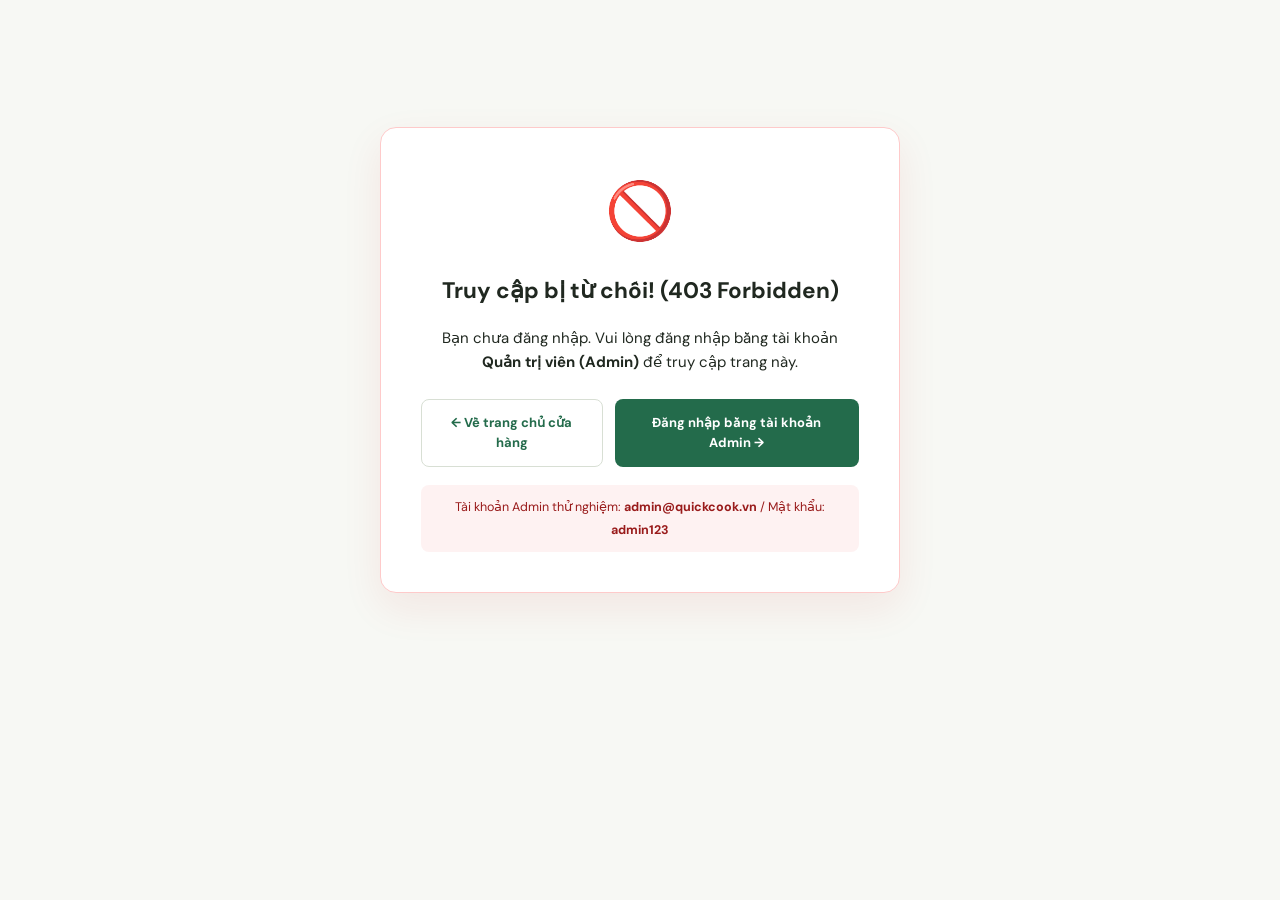
<file: QuickCook_Source/QuickCook/admin.html>
<!doctype html>
<html lang="vi">
<head>
  <meta charset="utf-8">
  <meta name="viewport" content="width=device-width, initial-scale=1">
  <title>Admin Dashboard Quản Trị | QuickCook</title>
  <link rel="stylesheet" href="css/styles.css">
</head>
<body class="admin-body">
  <!-- MÀN HÌNH CHẶN TRUY CẬP PHÂN QUYỀN (ACCESS DENIED) -->
  <div id="adminAccessDenied" class="access-denied-wrap hidden">
    <div class="access-denied-card">
      <div class="denied-icon">🚫</div>
      <h2>Truy cập bị từ chối! (403 Forbidden)</h2>
      <p id="deniedMessage">Trang Quản trị này yêu cầu quyền <b>Quản trị viên (Admin)</b>. Tài khoản hiện tại của bạn không có quyền truy cập khu vực này.</p>
      <div class="denied-actions">
        <a href="index.html" class="btn btn-outline">← Về trang chủ cửa hàng</a>
        <button type="button" class="btn btn-primary" id="btnSwitchToAdmin">Đăng nhập bằng tài khoản Admin →</button>
      </div>
      <div class="denied-hint">
        <small>Tài khoản Admin thử nghiệm: <b>admin@quickcook.vn</b> / Mật khẩu: <b>admin123</b></small>
      </div>
    </div>
  </div>

  <!-- GIAO DIỆN QUẢN TRỊ ADMIN CHÍNH -->
  <div id="adminApp" class="hidden">
    <header class="admin-top">
      <div class="admin-brand-area">
        <a class="brand" href="index.html">
          <span class="brand-mark">Q</span>
          <span>quick<span class="brand-green">cook</span><small>BẢNG ĐIỀU KHIỂN QUẢN TRỊ</small></span>
        </a>
        <span class="admin-live-badge">● Hệ thống trực tuyến</span>
      </div>

      <div class="admin-top-right">
        <div class="admin-user-pill">
          <span class="admin-avatar">👑</span>
          <div>
            <b id="adminUserName">Admin QuickCook</b>
            <small id="adminUserEmail">admin@quickcook.vn</small>
          </div>
        </div>
        <a href="index.html" class="btn btn-outline btn-small" target="_blank">👁️ Xem website</a>
        <button type="button" class="btn btn-dark btn-small" onclick="logout()">Đăng xuất</button>
      </div>
    </header>

    <main class="wrap page-main">
      <div class="page-title-row">
        <div>
          <span class="eyebrow">TỔNG QUAN VẬN HÀNH & KINH DOANH</span>
          <h1>Trung tâm Điều hành Bếp QuickCook</h1>
          <p>Giám sát đơn hàng, kiểm soát tồn kho nguyên liệu sạch và quản lý minh bạch chuỗi cung ứng.</p>
        </div>
        <div class="admin-header-actions">
          <button id="resetData" class="btn btn-outline">↺ Khôi phục dữ liệu mẫu (16 món)</button>
        </div>
      </div>

      <!-- KPI STATS CARDS -->
      <div class="admin-stats-grid" id="adminStatsGrid">
        <!-- Render từ admin.js -->
      </div>

      <!-- ANALYTICS CHARTS (BIỂU ĐỒ DOANH THU & DANH MỤC) -->
      <div class="analytics-row">
        <div class="chart-card">
          <div class="card-header">
            <h3>📊 Doanh thu 7 ngày gần nhất</h3>
            <span class="trend-badge text-success">▲ +18.4% so với tuần trước</span>
          </div>
          <div class="bar-chart-container" id="revenueBarChart"></div>
        </div>

        <div class="chart-card">
          <div class="card-header">
            <h3>🍱 Tỷ trọng danh mục bán chạy</h3>
            <small>Dựa trên số lượng đơn hàng</small>
          </div>
          <div class="category-distribution" id="categoryDistribution"></div>
        </div>
      </div>

      <!-- TABS QUẢN TRỊ -->
      <div class="admin-nav-tabs">
        <button class="active" data-panel="ordersPanel">
          <span class="icon">📦</span> Quản lý Đơn hàng (<span id="tabOrderCount">0</span>)
        </button>
        <button data-panel="productsPanel">
          <span class="icon">🍲</span> Quản lý Món ăn & Tồn kho (<span id="tabProductCount">0</span>)
        </button>
        <button data-panel="ingredientsPanel">
          <span class="icon">🔍</span> Nguồn gốc & Giấy chứng nhận
        </button>
        <button data-panel="usersPanel">
          <span class="icon">👥</span> Tài khoản & Phân quyền
        </button>
      </div>

      <!-- TAB 1: QUẢN LÝ ĐƠN HÀNG -->
      <section id="ordersPanel" class="admin-panel">
        <div class="panel-header-row">
          <div>
            <h2>Danh sách Đơn hàng</h2>
            <p class="muted">Theo dõi và cập nhật trạng thái đơn hàng thời gian thực.</p>
          </div>
          <div class="filter-status-buttons" id="orderFilterButtons">
            <button class="pill-filter active" data-filter="all">Tất cả</button>
            <button class="pill-filter" data-filter="Mới đặt">Mới đặt</button>
            <button class="pill-filter" data-filter="Đang sơ chế">Đang sơ chế</button>
            <button class="pill-filter" data-filter="Đang giao hàng">Đang giao</button>
            <button class="pill-filter" data-filter="Hoàn tất">Hoàn tất</button>
          </div>
        </div>

        <div class="table-wrap">
          <table>
            <thead>
              <tr>
                <th>Mã đơn</th>
                <th>Khách hàng</th>
                <th>Món đặt</th>
                <th>Tổng tiền</th>
                <th>Thanh toán</th>
                <th>Trạng thái đơn</th>
                <th>Thao tác</th>
              </tr>
            </thead>
            <tbody id="adminOrderRows"></tbody>
          </table>
        </div>
      </section>

      <!-- TAB 2: QUẢN LÝ MÓN ĂN -->
      <section id="productsPanel" class="admin-panel hidden">
        <div class="panel-header-row">
          <div>
            <h2>Danh sách Món ăn & Combo</h2>
            <p class="muted">Thêm, sửa công thức, cập nhật giá bán và số lượng tồn kho.</p>
          </div>
          <button id="addProduct" class="btn btn-primary">+ Thêm món ăn mới</button>
        </div>

        <div class="table-wrap">
          <table>
            <thead>
              <tr>
                <th>Món ăn</th>
                <th>Danh mục</th>
                <th>Giá bán</th>
                <th>Tồn kho</th>
                <th>Khẩu phần & Nấu</th>
                <th>Nguyên liệu VietGAP</th>
                <th>Thao tác</th>
              </tr>
            </thead>
            <tbody id="adminProductRows"></tbody>
          </table>
        </div>

        <!-- FORM THÊM / SỬA MÓN ĂN -->
        <form id="productForm" class="admin-form hidden">
          <div class="form-title-bar">
            <h3 id="productFormTitle">Thêm món ăn mới</h3>
            <button type="button" class="close-form-btn" id="closeFormBtn">✕</button>
          </div>
          <input type="hidden" name="id">

          <div class="form-grid">
            <label>
              Tên món ăn / Combo *
              <input name="name" required placeholder="Ví dụ: Set lẩu nấm bách thảo">
            </label>

            <label>
              Danh mục thực phẩm *
              <select name="category" required>
                <option value="combo">Combo bữa cơm gia đình</option>
                <option value="rau">Rau củ sơ chế & Salad</option>
                <option value="thit">Thịt cá & Món mặn</option>
                <option value="canh">Canh dinh dưỡng & Lẩu</option>
              </select>
            </label>

            <label>
              Giá bán (VNĐ) *
              <input name="price" type="number" min="1000" step="1000" required placeholder="129000">
            </label>

            <label>
              Giá gốc (Gạch chân)
              <input name="oldPrice" type="number" min="0" step="1000" placeholder="149000">
            </label>

            <label>
              Số lượng tồn kho (Set) *
              <input name="stock" type="number" min="0" required placeholder="25">
            </label>

            <label>
              Huy hiệu nhãn (Tag)
              <input name="tag" placeholder="Bán chạy, Mới, Giải nhiệt...">
            </label>

            <label>
              Khẩu phần
              <input name="weight" placeholder="2-3 người ăn">
            </label>

            <label>
              Thời gian nấu
              <input name="time" placeholder="20-25 phút">
            </label>

            <label class="full-field">
              Đường dẫn hình ảnh (URL)
              <input name="image" type="url" placeholder="https://images.unsplash.com/...">
            </label>

            <label class="full-field">
              Mô tả chi tiết món ăn *
              <textarea name="description" rows="3" required placeholder="Mô tả hương vị, nguyên liệu và điểm đặc sắc của món..."></textarea>
            </label>
          </div>

          <div class="button-row">
            <button class="btn btn-primary" type="submit">💾 Lưu món ăn</button>
            <button type="button" id="cancelProduct" class="btn btn-outline">Hủy bỏ</button>
          </div>
        </form>
      </section>

      <!-- TAB 3: QUẢN LÝ NGUỒN GỐC NGUYÊN LIỆU & GIẤY TỜ -->
      <section id="ingredientsPanel" class="admin-panel hidden">
        <div class="panel-header-row">
          <div>
            <h2>Cơ sở dữ liệu Nguồn gốc & Giấy kiểm định</h2>
            <p class="muted">Minh bạch 100% hồ sơ nhà cung ứng, tiêu chuẩn VietGAP/GlobalGAP và chứng nhận kiểm dịch.</p>
          </div>
        </div>

        <div class="ingredients-admin-grid" id="adminIngredientsGrid">
          <!-- Render từ admin.js -->
        </div>
      </section>

      <!-- TAB 4: QUẢN LÝ TÀI KHOẢN & PHÂN QUYỀN -->
      <section id="usersPanel" class="admin-panel hidden">
        <div class="panel-header-row">
          <div>
            <h2>Quản lý Tài khoản & Phân quyền vai trò</h2>
            <p class="muted">Kiểm soát danh sách người dùng, chuyển đổi vai trò Khách hàng ⇋ Admin.</p>
          </div>
        </div>

        <div class="table-wrap">
          <table>
            <thead>
              <tr>
                <th>Họ và tên</th>
                <th>Email</th>
                <th>Số điện thoại</th>
                <th>Vai trò hiện tại</th>
                <th>Ngày đăng ký</th>
                <th>Thao tác phân quyền</th>
              </tr>
            </thead>
            <tbody id="adminUserRows"></tbody>
          </table>
        </div>
      </section>
    </main>
  </div>

  <!-- MODAL XEM CHI TIẾT ĐƠN HÀNG ADMIN -->
  <div id="adminOrderModal" class="cert-modal hidden" role="dialog" aria-modal="true">
    <div class="cert-modal-backdrop" onclick="closeAdminOrderModal()"></div>
    <div class="cert-modal-dialog">
      <button class="cert-modal-close" onclick="closeAdminOrderModal()">✕</button>
      <div id="adminOrderModalContent" class="modal-inner-card"></div>
    </div>
  </div>

  <div id="toast" class="toast"></div>

  <script src="js/data.js"></script>
  <script src="js/app.js"></script>
  <script src="js/admin.js"></script>
</body>
</html>
</file>
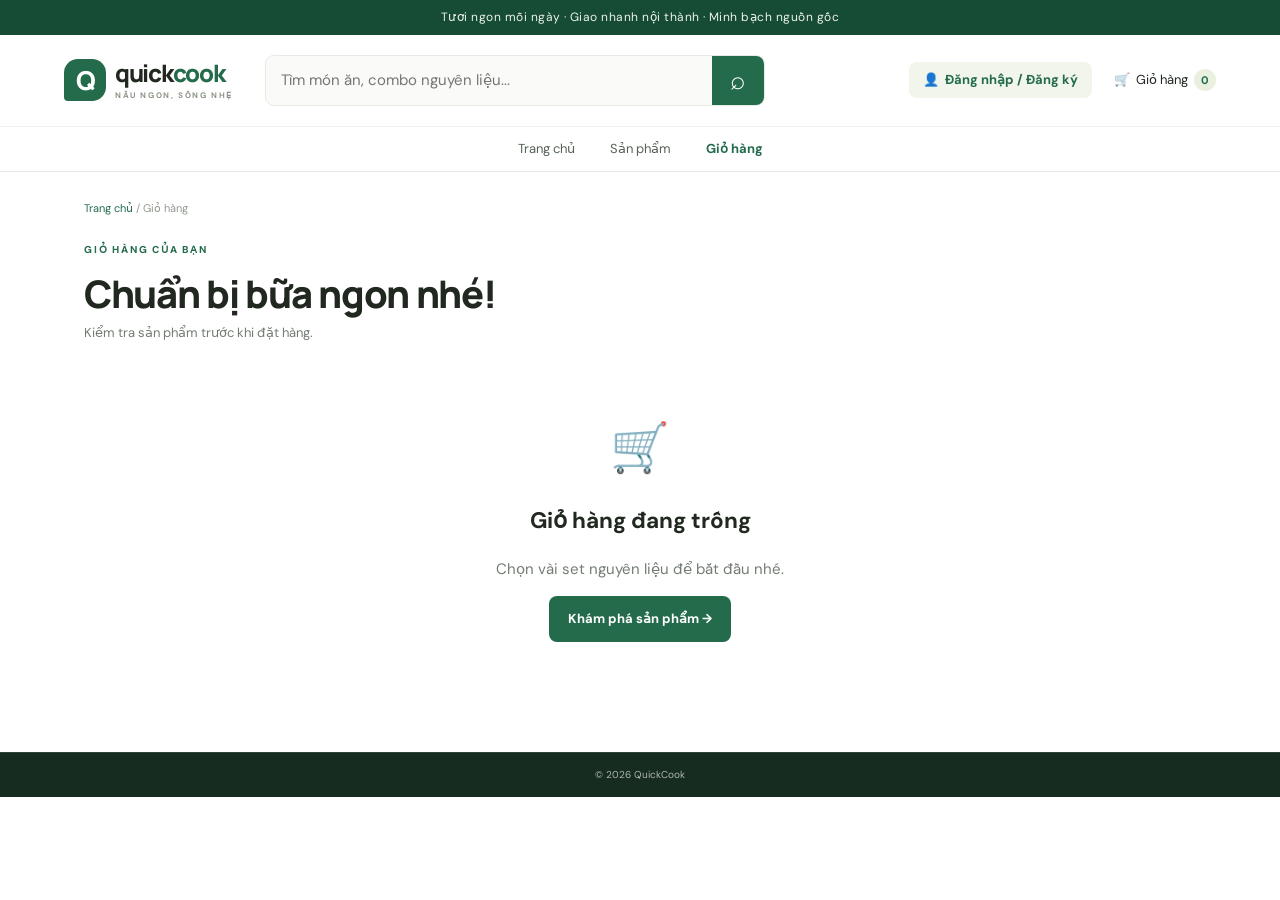
<file: QuickCook_Source/QuickCook/cart.html>
<!doctype html><html lang="vi"><head><meta charset="utf-8"><meta name="viewport" content="width=device-width, initial-scale=1"><title>Giỏ hàng | QuickCook</title><link rel="stylesheet" href="css/styles.css"></head><body><div class="top-strip">Tươi ngon mỗi ngày · Giao nhanh nội thành · Minh bạch nguồn gốc</div><header class="site-header"><a class="brand" href="index.html"><span class="brand-mark">Q</span><span>quick<span class="brand-green">cook</span><small>NẤU NGON, SỐNG NHẸ</small></span></a><form class="search" id="searchForm"><input id="searchInput" type="search" placeholder="Tìm món ăn, combo nguyên liệu..."><button>⌕</button></form><nav class="header-actions"><a href="login.html">♙ <span>Tài khoản</span></a><a class="active" href="cart.html">🛒 <span>Giỏ hàng</span> <b id="cartCount" class="cart-count">0</b></a></nav></header><nav class="main-nav"><a href="index.html">Trang chủ</a><a href="products.html">Sản phẩm</a><a class="active" href="cart.html">Giỏ hàng</a></nav><main class="wrap page-main"><div class="breadcrumbs"><a href="index.html">Trang chủ</a> / Giỏ hàng</div><div class="page-title-row"><div><span class="eyebrow">GIỎ HÀNG CỦA BẠN</span><h1>Chuẩn bị bữa ngon nhé!</h1><p>Kiểm tra sản phẩm trước khi đặt hàng.</p></div></div><div id="cartContent"></div></main><footer class="footer"><div class="footer-bottom">© 2026 QuickCook</div></footer><div id="toast" class="toast"></div><script src="js/data.js"></script><script src="js/app.js"></script><script src="js/cart.js"></script></body></html>
</file>
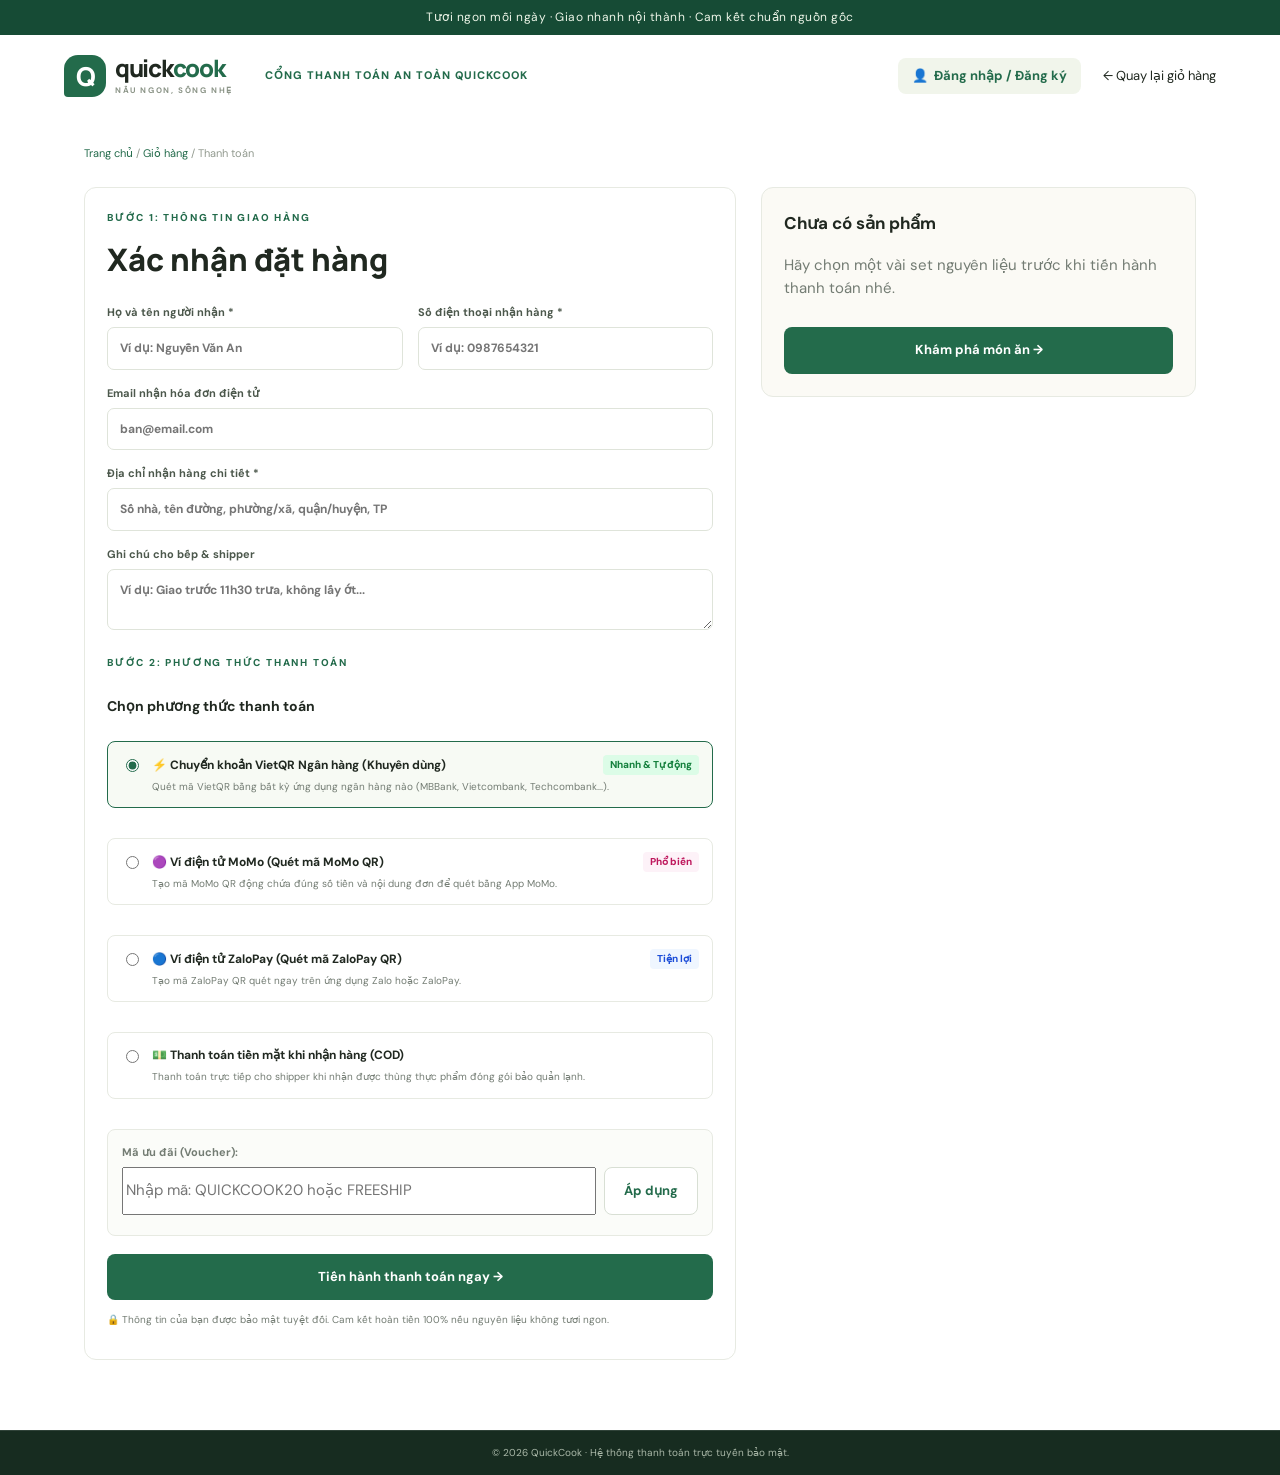
<file: QuickCook_Source/QuickCook/checkout.html>
<!doctype html>
<html lang="vi">
<head>
  <meta charset="utf-8">
  <meta name="viewport" content="width=device-width, initial-scale=1">
  <title>Thanh toán & Đặt hàng | QuickCook</title>
  <link rel="stylesheet" href="css/styles.css">
</head>
<body>
  <div class="top-strip">Tươi ngon mỗi ngày · Giao nhanh nội thành · Cam kết chuẩn nguồn gốc</div>
  
  <header class="site-header">
    <a class="brand" href="index.html">
      <span class="brand-mark">Q</span>
      <span>quick<span class="brand-green">cook</span><small>NẤU NGON, SỐNG NHẸ</small></span>
    </a>
    <div class="checkout-label">CỔNG THANH TOÁN AN TOÀN QUICKCOOK</div>
    <nav class="header-actions">
      <a href="cart.html">← Quay lại giỏ hàng</a>
    </nav>
  </header>

  <main class="wrap page-main">
    <div class="breadcrumbs">
      <a href="index.html">Trang chủ</a> / 
      <a href="cart.html">Giỏ hàng</a> / 
      <span>Thanh toán</span>
    </div>

    <!-- MÀN HÌNH ĐẶT HÀNG -->
    <div id="checkoutMainLayout" class="checkout-layout">
      <!-- FORM ĐIỀN THÔNG TIN -->
      <form id="checkoutForm" class="form-card">
        <span class="eyebrow">BƯỚC 1: THÔNG TIN GIAO HÀNG</span>
        <h1>Xác nhận đặt hàng</h1>

        <div id="loggedUserNotice" class="notice notice-info hidden">
          <!-- Hiển thị thông báo tự điền thông tin tài khoản -->
        </div>

        <div class="form-grid">
          <label>
            Họ và tên người nhận *
            <input name="name" required minlength="2" placeholder="Ví dụ: Nguyễn Văn An" id="cName">
          </label>

          <label>
            Số điện thoại nhận hàng *
            <input name="phone" required pattern="[0-9+ ]{9,15}" placeholder="Ví dụ: 0987654321" id="cPhone">
          </label>

          <label class="full-field">
            Email nhận hóa đơn điện tử
            <input name="email" type="email" placeholder="ban@email.com" id="cEmail">
          </label>

          <label class="full-field">
            Địa chỉ nhận hàng chi tiết *
            <input name="address" required placeholder="Số nhà, tên đường, phường/xã, quận/huyện, TP" id="cAddress">
          </label>

          <label class="full-field">
            Ghi chú cho bếp & shipper
            <textarea name="note" rows="2" placeholder="Ví dụ: Giao trước 11h30 trưa, không lấy ớt..."></textarea>
          </label>
        </div>

        <!-- PHƯƠNG THỨC THANH TOÁN -->
        <span class="eyebrow" style="margin-top:25px;">BƯỚC 2: PHƯƠNG THỨC THANH TOÁN</span>
        <h3>Chọn phương thức thanh toán</h3>

        <div class="payment-methods-list">
          <label class="payment-option selected">
            <input type="radio" name="payment" value="VIETQR" checked>
            <div class="payment-opt-body">
              <div class="opt-title">
                <b>⚡ Chuyển khoản VietQR Ngân hàng (Khuyên dùng)</b>
                <span class="badge-recom">Nhanh & Tự động</span>
              </div>
              <small>Quét mã VietQR bằng bất kỳ ứng dụng ngân hàng nào (MBBank, Vietcombank, Techcombank...).</small>
            </div>
          </label>

          <label class="payment-option">
            <input type="radio" name="payment" value="MOMO">
            <div class="payment-opt-body">
              <div class="opt-title">
                <b>🟣 Ví điện tử MoMo (Quét mã MoMo QR)</b>
                <span class="badge-recom badge-momo">Phổ biến</span>
              </div>
              <small>Tạo mã MoMo QR động chứa đúng số tiền và nội dung đơn để quét bằng App MoMo.</small>
            </div>
          </label>

          <label class="payment-option">
            <input type="radio" name="payment" value="ZALOPAY">
            <div class="payment-opt-body">
              <div class="opt-title">
                <b>🔵 Ví điện tử ZaloPay (Quét mã ZaloPay QR)</b>
                <span class="badge-recom badge-zalopay">Tiện lợi</span>
              </div>
              <small>Tạo mã ZaloPay QR quét ngay trên ứng dụng Zalo hoặc ZaloPay.</small>
            </div>
          </label>

          <label class="payment-option">
            <input type="radio" name="payment" value="COD">
            <div class="payment-opt-body">
              <div class="opt-title">
                <b>💵 Thanh toán tiền mặt khi nhận hàng (COD)</b>
              </div>
              <small>Thanh toán trực tiếp cho shipper khi nhận được thùng thực phẩm đóng gói bảo quản lạnh.</small>
            </div>
          </label>
        </div>

        <!-- MÃ GIẢM GIÁ / VOUCHER -->
        <div class="voucher-box">
          <label>Mã ưu đãi (Voucher):</label>
          <div class="voucher-input-row">
            <input type="text" id="voucherInput" placeholder="Nhập mã: QUICKCOOK20 hoặc FREESHIP">
            <button type="button" class="btn btn-outline" id="applyVoucherBtn">Áp dụng</button>
          </div>
          <div id="voucherMsg" class="voucher-status-msg"></div>
        </div>

        <button class="btn btn-primary btn-full btn-large" type="submit" id="btnSubmitOrder">
          Tiến hành thanh toán ngay →
        </button>

        <p class="muted small text-center" style="margin-top:12px;">
          🔒 Thông tin của bạn được bảo mật tuyệt đối. Cam kết hoàn tiền 100% nếu nguyên liệu không tươi ngon.
        </p>
      </form>

      <!-- TÓM TẮT ĐƠN HÀNG -->
      <aside id="checkoutSummary" class="summary-card"></aside>
    </div>

    <!-- MÀN HÌNH THANH TOÁN VIETQR & XÁC NHẬN ĐƠN HÀNG THÀNH CÔNG -->
    <div id="paymentSuccessScreen" class="payment-screen hidden">
      <!-- Sẽ được render bởi checkout.js -->
    </div>
  </main>

  <footer class="footer">
    <div class="footer-bottom">© 2026 QuickCook · Hệ thống thanh toán trực tuyến bảo mật.</div>
  </footer>

  <div id="toast" class="toast"></div>

  <script src="js/data.js"></script>
  <script src="js/app.js"></script>
  <script src="js/checkout.js"></script>
</body>
</html>
</file>
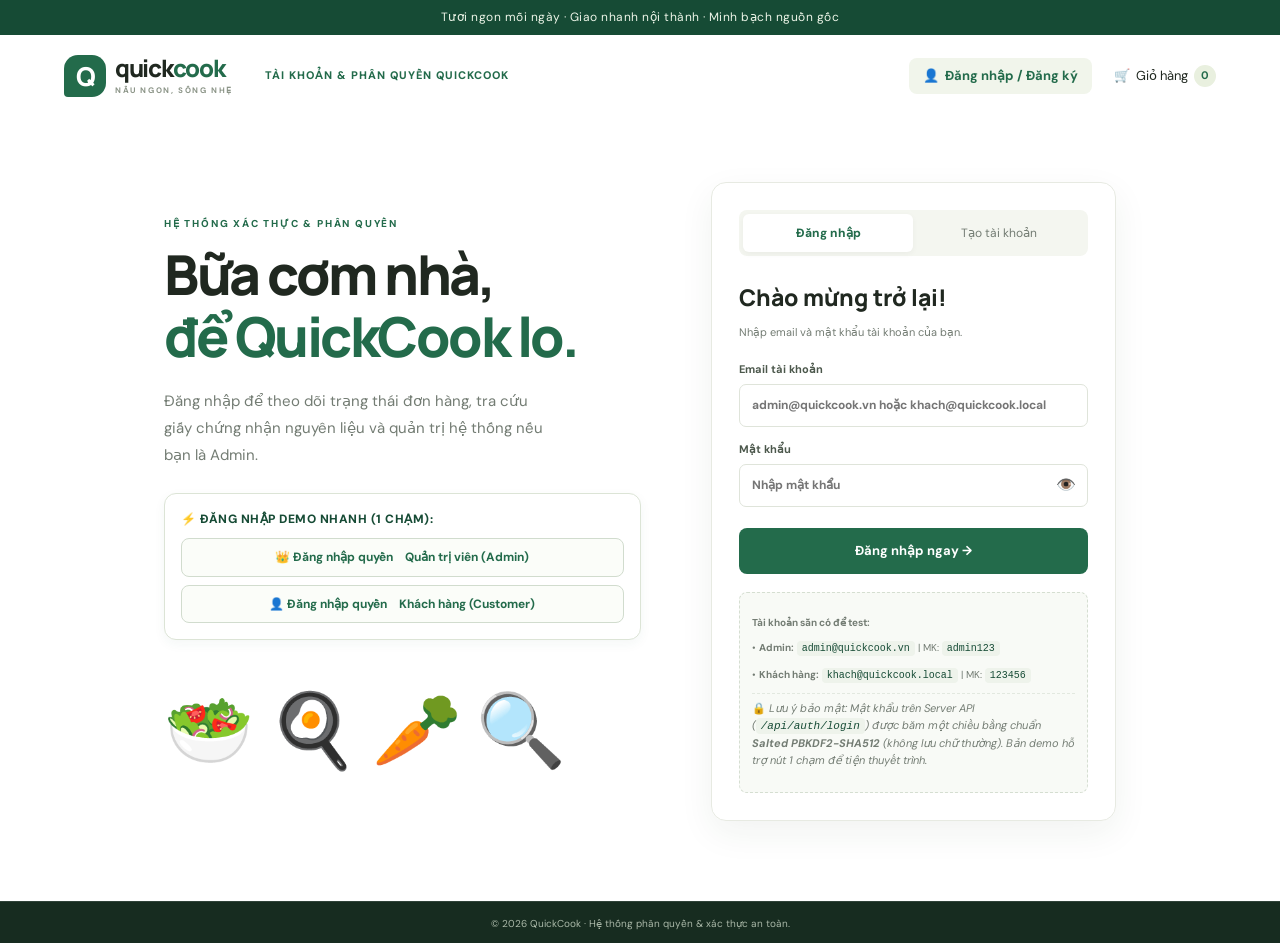
<file: QuickCook_Source/QuickCook/login.html>
<!doctype html>
<html lang="vi">
<head>
  <meta charset="utf-8">
  <meta name="viewport" content="width=device-width, initial-scale=1">
  <title>Tài khoản & Phân quyền | QuickCook</title>
  <link rel="stylesheet" href="css/styles.css">
</head>
<body>
  <div class="top-strip">Tươi ngon mỗi ngày · Giao nhanh nội thành · Minh bạch nguồn gốc</div>
  <header class="site-header">
    <a class="brand" href="index.html">
      <span class="brand-mark">Q</span>
      <span>quick<span class="brand-green">cook</span><small>NẤU NGON, SỐNG NHẸ</small></span>
    </a>
    <div class="checkout-label">TÀI KHOẢN & PHÂN QUYỀN QUICKCOOK</div>
    <nav class="header-actions">
      <a href="cart.html">🛒 <span>Giỏ hàng</span> <b id="cartCount" class="cart-count">0</b></a>
    </nav>
  </header>

  <main class="auth-wrap">
    <div class="auth-aside">
      <span class="eyebrow">HỆ THỐNG XÁC THỰC & PHÂN QUYỀN</span>
      <h1>Bữa cơm nhà,<br><em>để QuickCook lo.</em></h1>
      <p>Đăng nhập để theo dõi trạng thái đơn hàng, tra cứu giấy chứng nhận nguyên liệu và quản trị hệ thống nếu bạn là Admin.</p>
      
      <div class="demo-quick-box">
        <div class="quick-title">⚡ Đăng nhập demo nhanh (1 chạm):</div>
        <div class="quick-buttons">
          <button type="button" class="btn btn-outline btn-full quick-login-btn" data-email="admin@quickcook.vn" data-pass="admin123">
            👑 Đăng nhập quyền <b>Quản trị viên (Admin)</b>
          </button>
          <button type="button" class="btn btn-outline btn-full quick-login-btn" data-email="khach@quickcook.local" data-pass="123456">
            👤 Đăng nhập quyền <b>Khách hàng (Customer)</b>
          </button>
        </div>
      </div>

      <div class="auth-emoji">🥗 🍳 🥕 🔍</div>
    </div>

    <section class="auth-card">
      <div class="auth-tabs">
        <button class="active" data-tab="login">Đăng nhập</button>
        <button data-tab="register">Tạo tài khoản</button>
      </div>

      <!-- FORM ĐĂNG NHẬP -->
      <form id="loginForm">
        <h2>Chào mừng trở lại!</h2>
        <p class="muted">Nhập email và mật khẩu tài khoản của bạn.</p>

        <label>
          Email tài khoản
          <input type="email" name="email" required placeholder="admin@quickcook.vn hoặc khach@quickcook.local">
        </label>

        <label>
          Mật khẩu
          <div class="password-input-wrap">
            <input type="password" name="password" required minlength="4" placeholder="Nhập mật khẩu" id="loginPasswordInput">
            <button type="button" class="toggle-password" onclick="togglePasswordVisibility('loginPasswordInput', this)">👁️</button>
          </div>
        </label>

        <button class="btn btn-primary btn-full" type="submit" id="submitLoginBtn">Đăng nhập ngay →</button>
        
        <div class="account-hint-box">
          <p class="small muted"><b>Tài khoản sẵn có để test:</b></p>
          <p class="small muted">• <b>Admin:</b> <code>admin@quickcook.vn</code> | MK: <code>admin123</code></p>
          <p class="small muted">• <b>Khách hàng:</b> <code>khach@quickcook.local</code> | MK: <code>123456</code></p>
          <p class="small muted" style="margin-top:6px;border-top:1px dashed #e2e8df;padding-top:6px;font-size:11px;">
            🔒 <i>Lưu ý bảo mật: Mật khẩu trên Server API (<code>/api/auth/login</code>) được băm một chiều bằng chuẩn <b>Salted PBKDF2-SHA512</b> (không lưu chữ thường). Bản demo hỗ trợ nút 1 chạm để tiện thuyết trình.</i>
          </p>
        </div>
      </form>

      <!-- FORM ĐĂNG KÝ -->
      <form id="registerForm" class="hidden">
        <h2>Tạo tài khoản mới</h2>
        <p class="muted">Đăng ký tài khoản để mua hàng hoặc thử nghiệm vai trò Admin.</p>

        <label>
          Họ và tên *
          <input name="name" required placeholder="Ví dụ: Nguyễn Văn An">
        </label>

        <label>
          Email *
          <input type="email" name="email" required placeholder="ban@email.com">
        </label>

        <label>
          Số điện thoại
          <input type="tel" name="phone" placeholder="09xxxxxxxx">
        </label>

        <label>
          Vai trò tài khoản (Phân quyền) *
          <select name="role">
            <option value="customer" selected>👤 Khách hàng (Đặt món, theo dõi đơn, xem nguồn gốc)</option>
            <option value="admin">👑 Quản trị viên (Toàn quyền quản lý Dashboard)</option>
          </select>
        </label>

        <label>
          Mật khẩu *
          <div class="password-input-wrap">
            <input type="password" name="password" required minlength="6" placeholder="Tối thiểu 6 ký tự" id="regPasswordInput">
            <button type="button" class="toggle-password" onclick="togglePasswordVisibility('regPasswordInput', this)">👁️</button>
          </div>
        </label>

        <button class="btn btn-primary btn-full" type="submit">Hoàn tất đăng ký →</button>
      </form>

      <div id="authMessage" class="notice hidden"></div>
    </section>
  </main>

  <footer class="footer">
    <div class="footer-bottom">© 2026 QuickCook · Hệ thống phân quyền & xác thực an toàn.</div>
  </footer>

  <div id="toast" class="toast"></div>

  <script src="js/data.js"></script>
  <script src="js/app.js"></script>
  <script src="js/auth.js"></script>
  <script>
    function togglePasswordVisibility(inputId, btn) {
      const input = document.getElementById(inputId);
      if (input.type === "password") {
        input.type = "text";
        btn.textContent = "🙈";
      } else {
        input.type = "password";
        btn.textContent = "👁️";
      }
    }
  </script>
</body>
</html>
</file>
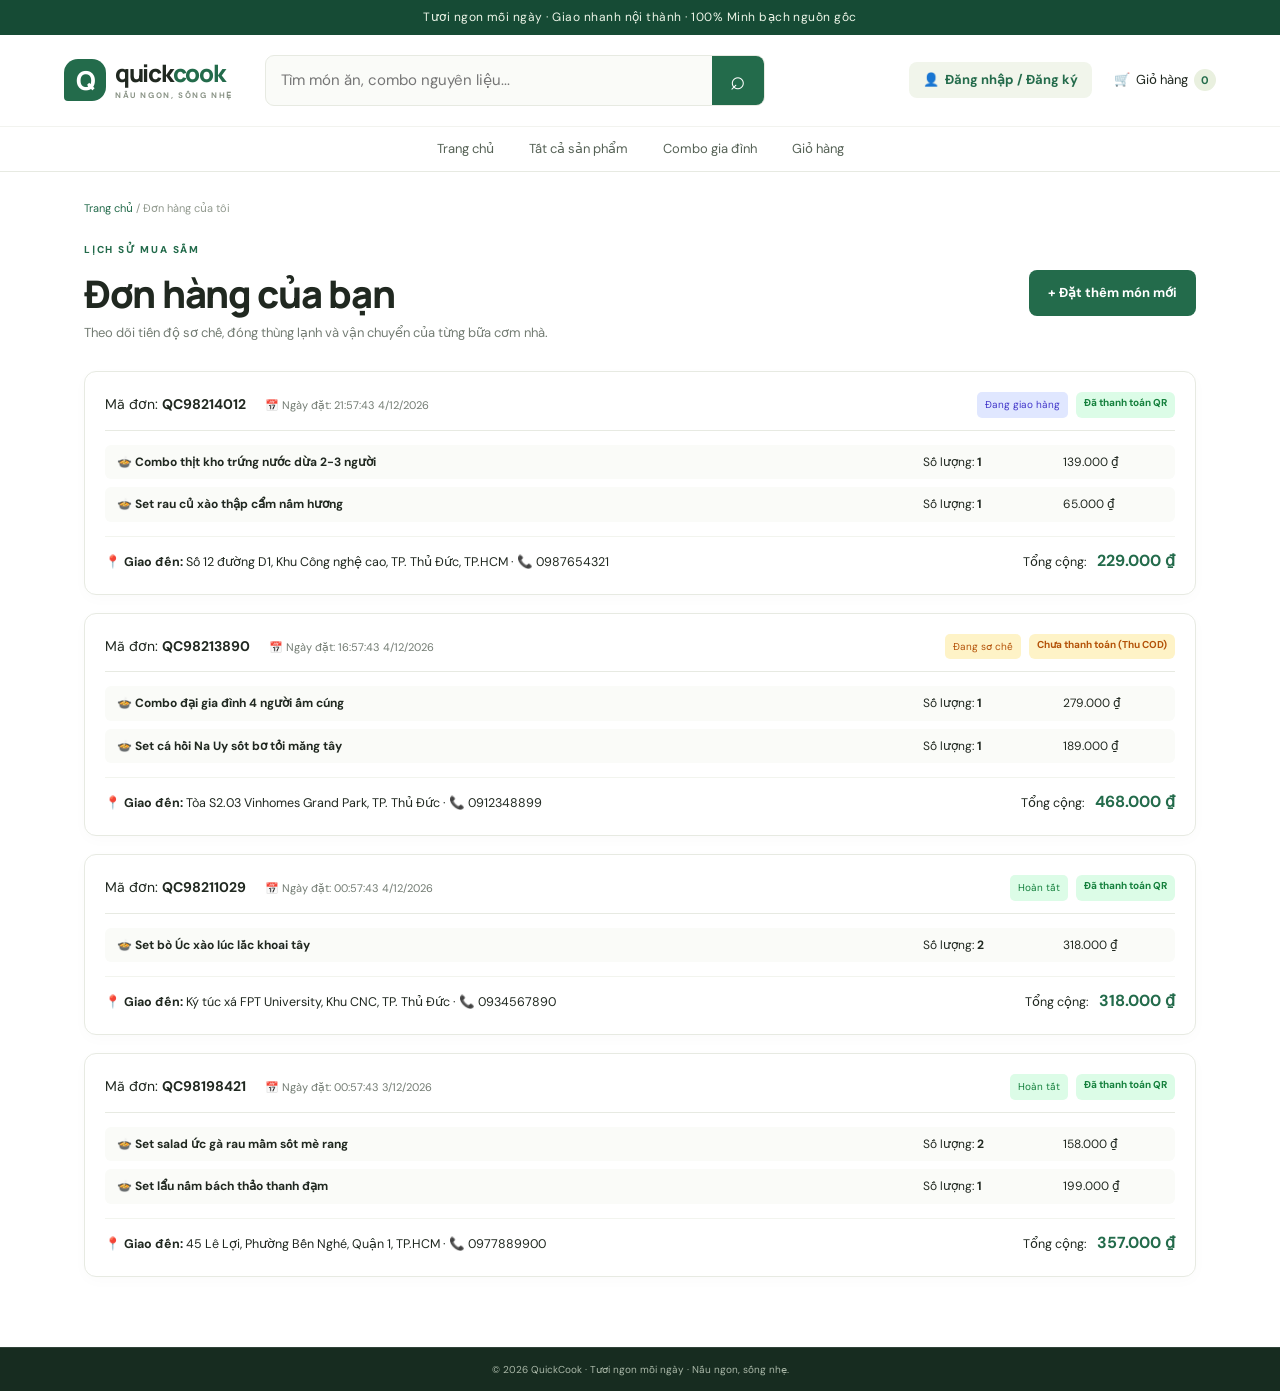
<file: QuickCook_Source/QuickCook/my-orders.html>
<!doctype html>
<html lang="vi">
<head>
  <meta charset="utf-8">
  <meta name="viewport" content="width=device-width, initial-scale=1">
  <title>Đơn hàng của tôi | QuickCook</title>
  <link rel="stylesheet" href="css/styles.css">
</head>
<body>
  <div class="top-strip">Tươi ngon mỗi ngày · Giao nhanh nội thành · 100% Minh bạch nguồn gốc</div>
  
  <header class="site-header">
    <a class="brand" href="index.html">
      <span class="brand-mark">Q</span>
      <span>quick<span class="brand-green">cook</span><small>NẤU NGON, SỐNG NHẸ</small></span>
    </a>
    <form class="search" id="searchForm">
      <input id="searchInput" type="search" placeholder="Tìm món ăn, combo nguyên liệu..." aria-label="Tìm kiếm">
      <button>⌕</button>
    </form>
    <nav class="header-actions">
      <a href="cart.html">🛒 <span>Giỏ hàng</span> <b id="cartCount" class="cart-count">0</b></a>
    </nav>
  </header>

  <nav class="main-nav">
    <a href="index.html">Trang chủ</a>
    <a href="products.html">Tất cả sản phẩm</a>
    <a href="products.html?category=combo">Combo gia đình</a>
    <a href="cart.html">Giỏ hàng</a>
  </nav>

  <main class="wrap page-main">
    <div class="breadcrumbs">
      <a href="index.html">Trang chủ</a> / 
      <span>Đơn hàng của tôi</span>
    </div>

    <div class="page-title-row">
      <div>
        <span class="eyebrow">LỊCH SỬ MUA SẮM</span>
        <h1>Đơn hàng của bạn</h1>
        <p>Theo dõi tiến độ sơ chế, đóng thùng lạnh và vận chuyển của từng bữa cơm nhà.</p>
      </div>
      <a href="products.html" class="btn btn-primary">+ Đặt thêm món mới</a>
    </div>

    <div id="myOrdersList" class="my-orders-container">
      <div class="loading-state">Đang tải danh sách đơn hàng...</div>
    </div>
  </main>

  <footer class="footer">
    <div class="footer-bottom">© 2026 QuickCook · Tươi ngon mỗi ngày · Nấu ngon, sống nhẹ.</div>
  </footer>

  <div id="toast" class="toast"></div>

  <script src="js/data.js"></script>
  <script src="js/app.js"></script>
  <script>
    document.addEventListener("DOMContentLoaded", () => {
      const user = getCurrentUser();
      const container = document.getElementById("myOrdersList");
      const allOrders = loadOrders();

      // Nếu đã đăng nhập, lọc đơn của user đó hoặc các đơn không có userId (đặt demo gần nhất)
      let userOrders = allOrders;
      if (user) {
        userOrders = allOrders.filter(o => !o.userId || o.userId === user.id || o.email === user.email);
      }

      if (!userOrders.length) {
        container.innerHTML = `
          <div class="empty-state">
            <div style="font-size:48px;">📦</div>
            <h2>Bạn chưa có đơn hàng nào</h2>
            <p class="muted">Hãy chọn ngay các set nguyên liệu sơ chế tươi ngon để chuẩn bị bữa ăn ấm cúng cho gia đình!</p>
            <a href="products.html" class="btn btn-primary">Khám phá thực đơn ngay →</a>
          </div>
        `;
        return;
      }

      container.innerHTML = userOrders.map(o => `
        <article class="my-order-card">
          <div class="my-order-header">
            <div>
              <span class="order-code">Mã đơn: <b>${escapeHtml(o.id)}</b></span>
              <span class="order-date">📅 Ngày đặt: ${new Date(o.createdAt).toLocaleString("vi-VN")}</span>
            </div>
            <div class="order-status-group">
              <span class="status-pill ${getStatusClass(o.status)}">${escapeHtml(o.status)}</span>
              <span class="payment-pill ${o.paymentStatus.includes('Đã') ? 'tag-green' : 'tag-orange'}">${escapeHtml(o.paymentStatus)}</span>
            </div>
          </div>

          <div class="my-order-items">
            ${(o.items || []).map(i => `
              <div class="my-item-row">
                <span class="my-item-name">🍲 <b>${escapeHtml(i.name)}</b></span>
                <span class="my-item-qty">Số lượng: <b>${i.qty}</b></span>
                <span class="my-item-price">${money(i.price * i.qty)}</span>
              </div>
            `).join("")}
          </div>

          <div class="my-order-footer">
            <div class="my-order-shipping-info">
              <small>📍 <b>Giao đến:</b> ${escapeHtml(o.address)} · 📞 ${escapeHtml(o.phone)}</small>
            </div>
            <div class="my-order-total-action">
              <div class="my-order-total">
                <small>Tổng cộng:</small>
                <b>${money(o.total)}</b>
              </div>
              ${o.status === "Mới đặt" ? `
                <button class="btn btn-outline btn-small" onclick="cancelOrder('${escapeJs(o.id)}')">Hủy đơn</button>
              ` : ""}
              ${(o.payment === "VIETQR" || o.payment === "MOMO" || o.payment === "ZALOPAY") && !o.paymentStatus.includes("Đã") ? `
                <button class="btn btn-primary btn-small ${o.payment === 'MOMO' ? 'btn-momo' : (o.payment === 'ZALOPAY' ? 'btn-zalopay' : '')}" onclick="payAgain('${escapeJs(o.id)}')">
                  Quét ${o.payment === 'MOMO' ? 'MoMo QR' : (o.payment === 'ZALOPAY' ? 'ZaloPay QR' : 'VietQR')}
                </button>
              ` : ""}
            </div>
          </div>
        </article>
      `).join("");
    });

    function getStatusClass(status) {
      if (status === "Hoàn tất") return "tag-green";
      if (status === "Đang giao hàng" || status === "Đang giao") return "tag-blue";
      if (status === "Đang sơ chế") return "tag-orange";
      if (status === "Đã hủy") return "tag-gray";
      return "tag-active";
    }

    function cancelOrder(orderId) {
      if (!confirm("Bạn có chắc chắn muốn hủy đơn hàng " + orderId + "?")) return;
      const orders = loadOrders();
      const order = orders.find(o => o.id === orderId);
      if (order) {
        order.status = "Đã hủy";
        saveOrders(orders);
        showToast("Đã hủy đơn hàng " + orderId);
        setTimeout(() => location.reload(), 600);
      }
    }

    function payAgain(orderId) {
      const orders = loadOrders();
      const order = orders.find(o => o.id === orderId);
      if (!order) return;

      let qrUrl = "";
      let brandTitle = "";
      let bankInfo = "";
      let btnClass = "";
      let methodText = "VietQR";

      if (order.payment === "MOMO") {
        methodText = "MoMo";
        brandTitle = "Quét mã MoMo QR thanh toán";
        qrUrl = `https://api.qrserver.com/v1/create-qr-code/?size=260x260&margin=8&data=${encodeURIComponent('2|99|0987654321|CONG TY QUICKCOOK VIETNAM|hello@quickcook.vn|0|0|' + order.total + '|' + order.id + '|transfer_myqr')}`;
        bankInfo = "Ví MoMo · SĐT: <b>0987654321</b> · CTY QUICKCOOK";
        btnClass = "btn-momo";
      } else if (order.payment === "ZALOPAY") {
        methodText = "ZaloPay";
        brandTitle = "Quét mã ZaloPay QR thanh toán";
        qrUrl = `https://api.qrserver.com/v1/create-qr-code/?size=260x260&margin=8&data=${encodeURIComponent('https://zalopay.vn/pay?amount=' + order.total + '&desc=' + order.id + '&merchant=QUICKCOOK_VIETNAM')}`;
        bankInfo = "Ví ZaloPay · SĐT: <b>0987654321</b> · CTY QUICKCOOK";
        btnClass = "btn-zalopay";
      } else {
        methodText = "VietQR";
        brandTitle = "Quét mã VietQR Ngân hàng";
        qrUrl = `https://img.vietqr.io/image/MB-0388998899-compact2.jpg?amount=${order.total}&addInfo=${encodeURIComponent(order.id)}&accountName=QUICKCOOK%20VIETNAM`;
        bankInfo = "MBBank · STK: <b>0388998899</b> · CTY QUICKCOOK";
      }
      
      const modal = document.createElement("div");
      modal.className = "cert-modal";
      modal.innerHTML = `
        <div class="cert-modal-backdrop" onclick="this.parentElement.remove()"></div>
        <div class="cert-modal-dialog" style="max-width:480px;text-align:center;">
          <button class="cert-modal-close" onclick="this.closest('.cert-modal').remove()">✕</button>
          <div style="background:#fff;padding:26px;border-radius:14px;box-shadow:0 20px 50px rgba(0,0,0,0.15);">
            <h3 style="margin-top:0;">${brandTitle} đơn ${escapeHtml(order.id)}</h3>
            <div style="background:#f9faf8;padding:12px;border-radius:10px;display:inline-block;border:1px solid #e1e7dc;">
              <img src="${qrUrl}" style="max-width:240px;width:100%;aspect-ratio:1/1;display:block;" alt="Mã thanh toán">
            </div>
            <p style="margin:12px 0 4px;"><b>Số tiền:</b> <span class="text-price" style="font-size:22px;">${money(order.total)}</span></p>
            <p style="font-size:12px;color:#555;margin:4px 0 16px;">${bankInfo}<br>Nội dung chuyển: <b style="color:#b91c1c;">${escapeHtml(order.id)}</b></p>
            <button class="btn btn-primary btn-full ${btnClass}" onclick="confirmPaidMini('${escapeJs(order.id)}', '${methodText}', this)">
              ✅ Xác nhận đã hoàn tất chuyển tiền
            </button>
          </div>
        </div>
      `;
      document.body.appendChild(modal);
    }

    window.confirmPaidMini = function(orderId, methodText, btn) {
      btn.disabled = true;
      btn.textContent = `Đang kiểm tra giao dịch ${methodText}...`;
      setTimeout(() => {
        const orders = loadOrders();
        const order = orders.find(o => o.id === orderId);
        if (order) {
          order.paymentStatus = `Đã thanh toán ${methodText} ✓`;
          order.status = "Đang sơ chế";
          saveOrders(orders);
        }
        showToast(`Đã xác nhận thanh toán ${methodText} thành công!`);
        setTimeout(() => location.reload(), 800);
      }, 1200);
    };
  </script>
</body>
</html>
</file>
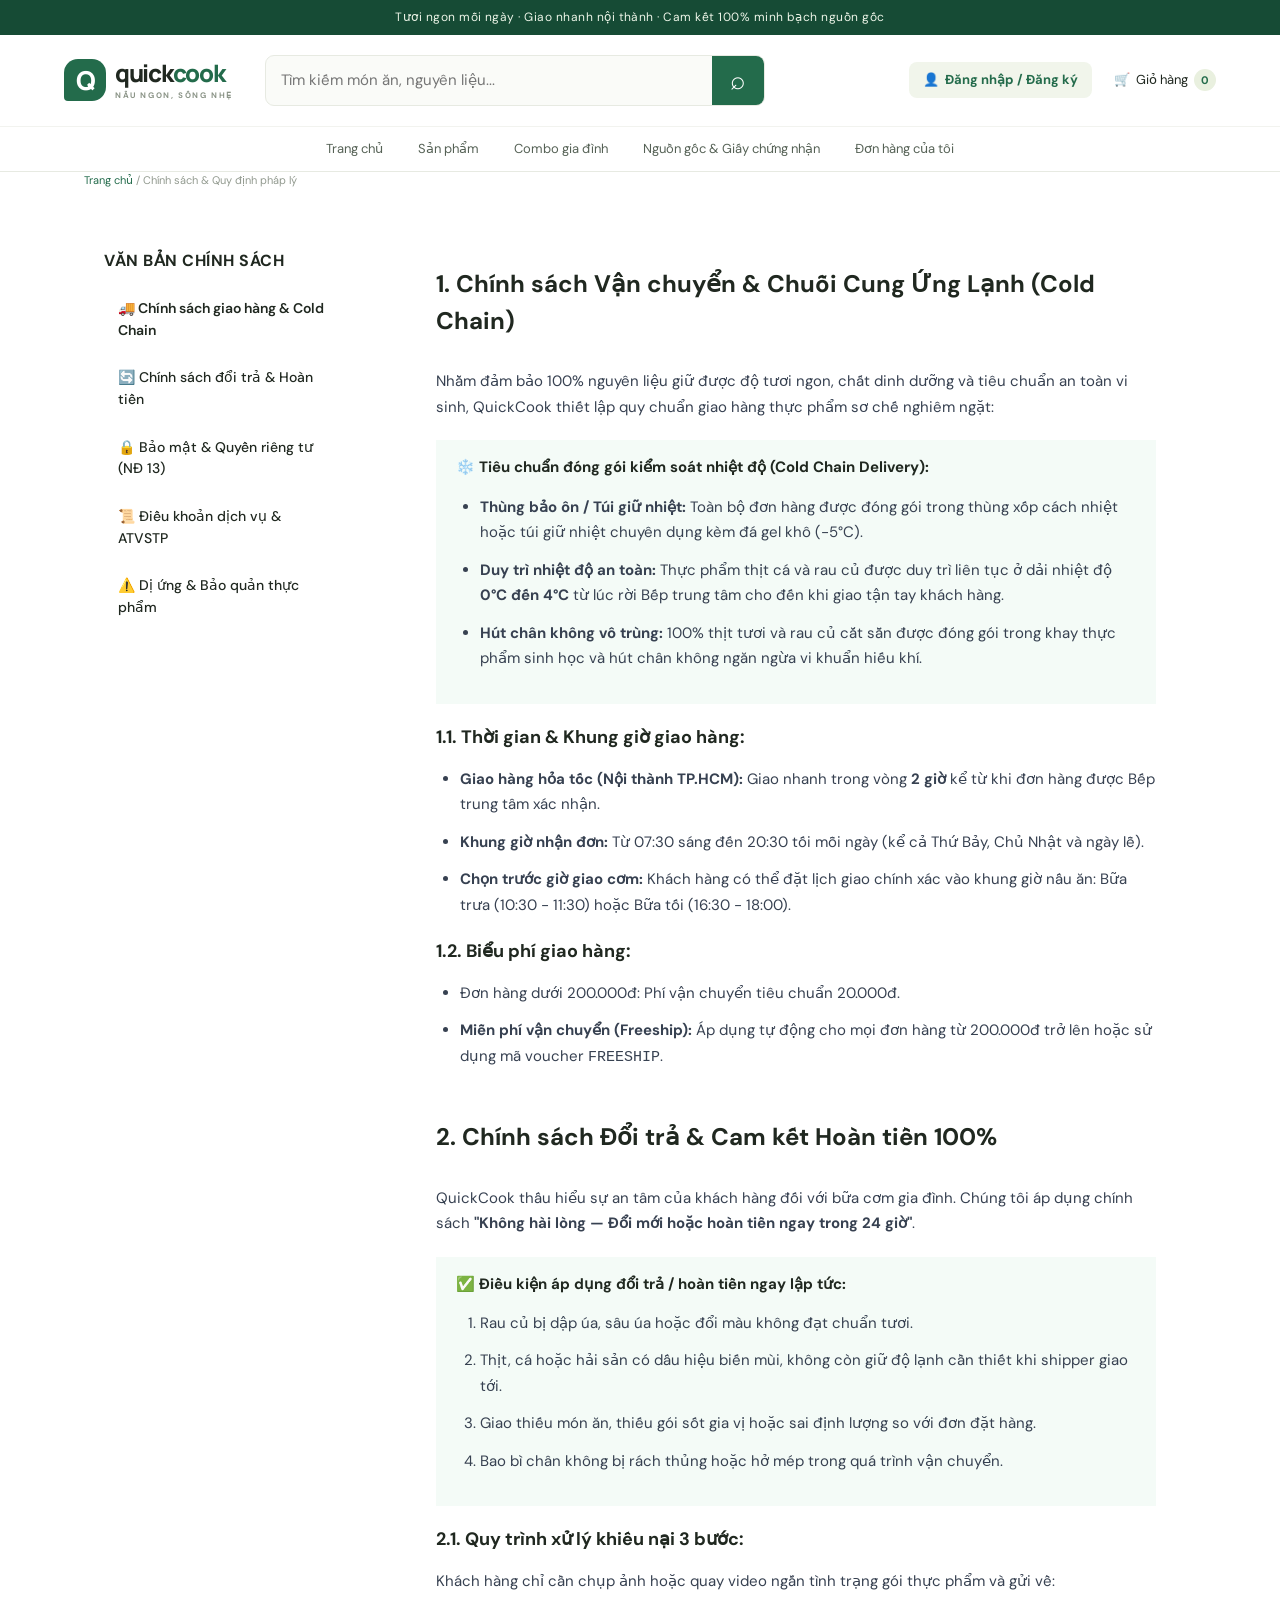
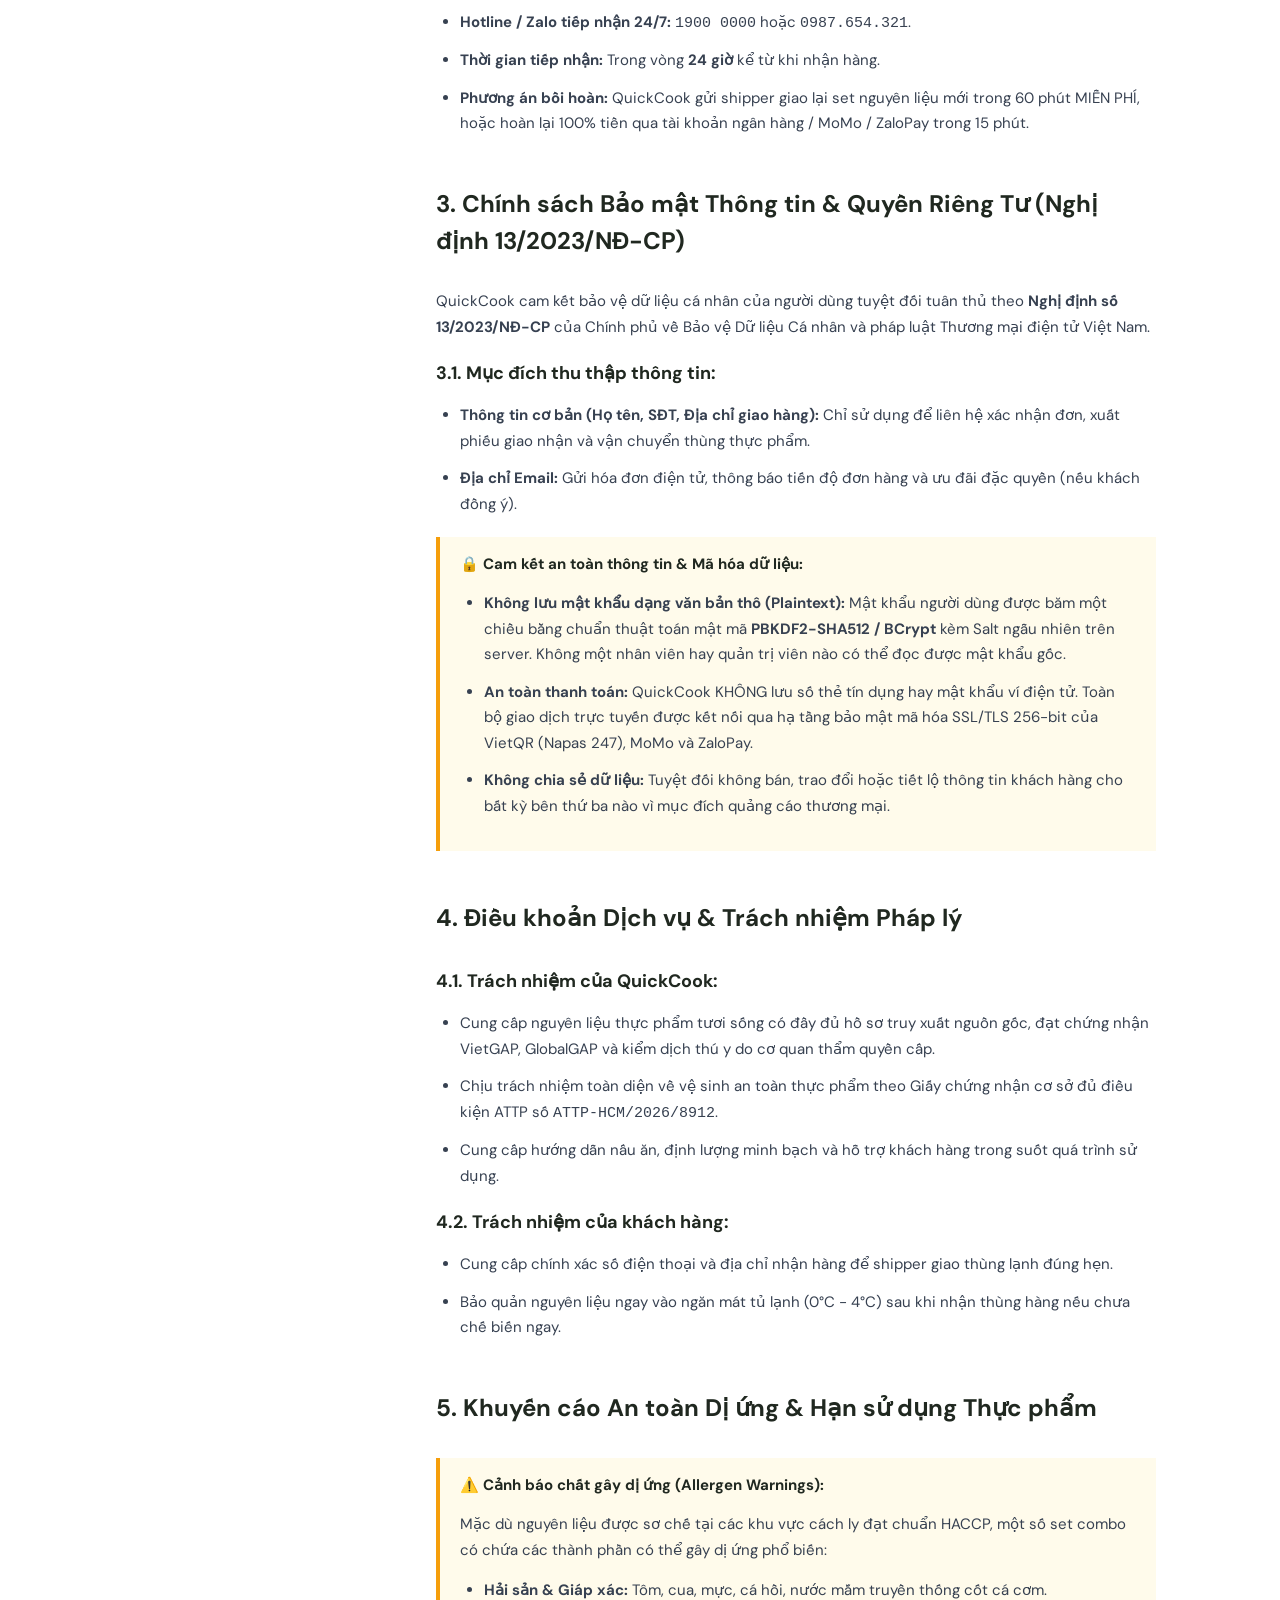
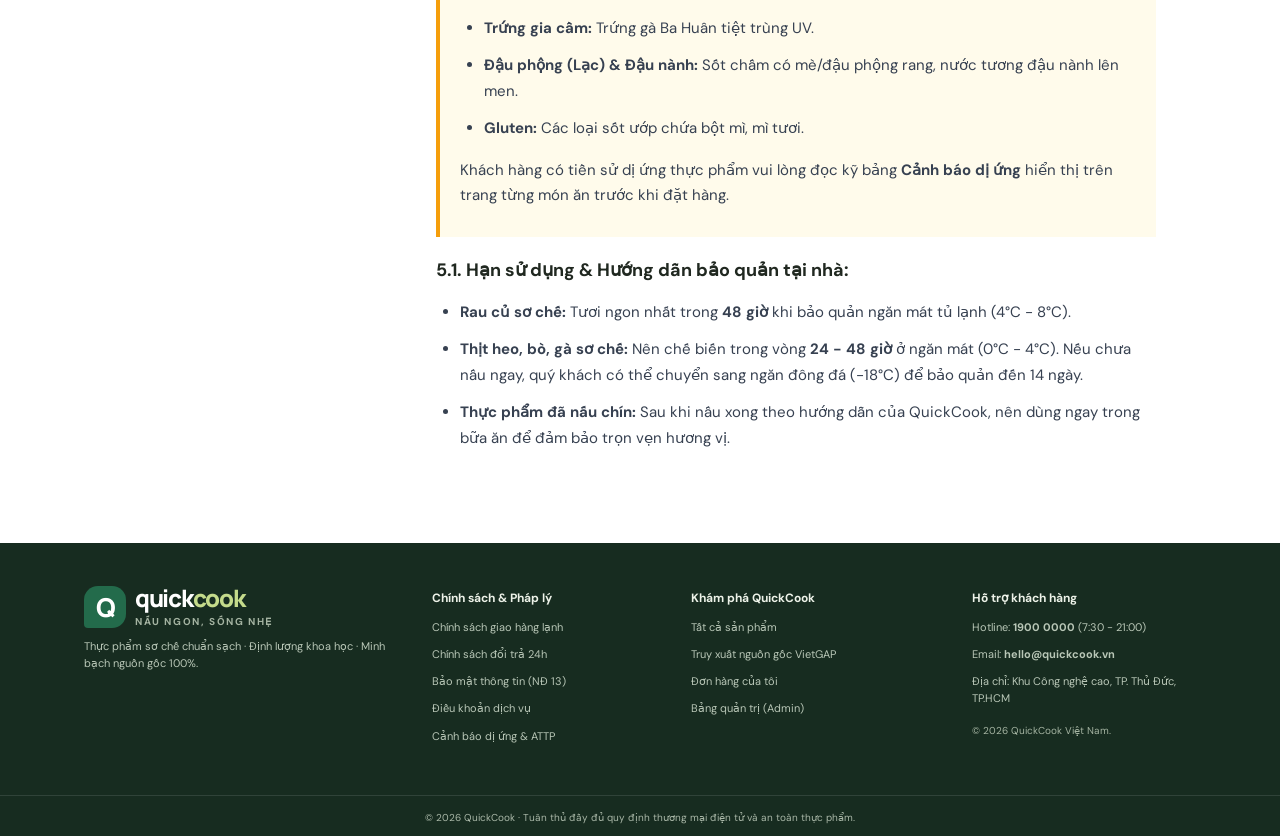
<file: QuickCook_Source/QuickCook/policy.html>
<!doctype html>
<html lang="vi">
<head>
  <meta charset="utf-8">
  <meta name="viewport" content="width=device-width, initial-scale=1">
  <title>Chính sách & Điều khoản dịch vụ | QuickCook</title>
  <link rel="stylesheet" href="css/styles.css">
  <style>
    .policy-container {
      display: grid;
      grid-template-columns: 280px 1fr;
      gap: 32px;
      margin: 40px auto;
      align-items: start;
    }
    .policy-sidebar {
      background: #fff;
      border: 1px solid var(--border);
      border-radius: var(--radius-lg);
      padding: 20px;
      position: sticky;
      top: 90px;
      box-shadow: var(--shadow-sm);
    }
    .policy-sidebar h3 {
      font-size: 16px;
      margin: 0 0 14px;
      color: var(--primary-dark);
      text-transform: uppercase;
      letter-spacing: 0.5px;
    }
    .policy-nav-link {
      display: block;
      padding: 10px 14px;
      color: var(--text);
      text-decoration: none;
      border-radius: var(--radius-sm);
      font-weight: 500;
      font-size: 14px;
      margin-bottom: 6px;
      transition: all 0.2s ease;
    }
    .policy-nav-link:hover, .policy-nav-link.active {
      background: var(--primary-light);
      color: var(--primary-dark);
      font-weight: 600;
    }
    .policy-content-card {
      background: #fff;
      border: 1px solid var(--border);
      border-radius: var(--radius-lg);
      padding: 36px 40px;
      box-shadow: var(--shadow-sm);
    }
    .policy-section {
      margin-bottom: 48px;
      scroll-margin-top: 100px;
    }
    .policy-section:last-child {
      margin-bottom: 0;
    }
    .policy-section h2 {
      font-size: 24px;
      color: var(--primary-dark);
      border-bottom: 2px solid var(--primary-light);
      padding-bottom: 12px;
      margin-top: 0;
      margin-bottom: 18px;
    }
    .policy-section h3 {
      font-size: 18px;
      margin: 20px 0 10px;
      color: var(--text);
    }
    .policy-section p, .policy-section li {
      font-size: 15px;
      line-height: 1.7;
      color: #374151;
      margin-bottom: 12px;
    }
    .policy-section ul, .policy-section ol {
      padding-left: 24px;
      margin-bottom: 16px;
    }
    .policy-highlight-box {
      background: #f4fbf7;
      border-left: 4px solid var(--primary);
      padding: 16px 20px;
      border-radius: 0 var(--radius-md) var(--radius-md) 0;
      margin: 20px 0;
    }
    .policy-alert-box {
      background: #fffbeb;
      border-left: 4px solid #f59e0b;
      padding: 16px 20px;
      border-radius: 0 var(--radius-md) var(--radius-md) 0;
      margin: 20px 0;
    }
    @media (max-width: 860px) {
      .policy-container {
        grid-template-columns: 1fr;
      }
      .policy-sidebar {
        position: static;
      }
    }
  </style>
</head>
<body>
  <div class="top-strip">Tươi ngon mỗi ngày · Giao nhanh nội thành · Cam kết 100% minh bạch nguồn gốc</div>

  <header class="site-header">
    <a class="brand" href="index.html">
      <span class="brand-mark">Q</span>
      <span>quick<span class="brand-green">cook</span><small>NẤU NGON, SỐNG NHẸ</small></span>
    </a>
    <form class="search" id="searchForm">
      <input id="searchInput" type="search" placeholder="Tìm kiếm món ăn, nguyên liệu..." aria-label="Tìm kiếm">
      <button>⌕</button>
    </form>
    <nav class="header-actions">
      <a href="login.html">♙ <span>Tài khoản</span></a>
      <a href="cart.html">🛒 <span>Giỏ hàng</span> <b id="cartCount" class="cart-count">0</b></a>
    </nav>
  </header>

  <nav class="main-nav">
    <a href="index.html">Trang chủ</a>
    <a href="products.html">Sản phẩm</a>
    <a href="products.html?category=combo">Combo gia đình</a>
    <a href="ingredient.html">Nguồn gốc & Giấy chứng nhận</a>
    <a href="my-orders.html">Đơn hàng của tôi</a>
  </nav>

  <main class="wrap">
    <div class="breadcrumbs">
      <a href="index.html">Trang chủ</a> / <span>Chính sách & Quy định pháp lý</span>
    </div>

    <div class="policy-container">
      <!-- SIDEBAR ĐIỀU HƯỚNG CHÍNH SÁCH -->
      <aside class="policy-sidebar">
        <h3>Văn bản chính sách</h3>
        <a href="#shipping" class="policy-nav-link active">🚚 Chính sách giao hàng & Cold Chain</a>
        <a href="#refund" class="policy-nav-link">🔄 Chính sách đổi trả & Hoàn tiền</a>
        <a href="#privacy" class="policy-nav-link">🔒 Bảo mật & Quyền riêng tư (NĐ 13)</a>
        <a href="#terms" class="policy-nav-link">📜 Điều khoản dịch vụ & ATVSTP</a>
        <a href="#safety" class="policy-nav-link">⚠️ Dị ứng & Bảo quản thực phẩm</a>
      </aside>

      <!-- NỘI DUNG CHÍNH SÁCH CHI TIẾT -->
      <div class="policy-content-card">
        <!-- 1. GIAO HÀNG & COLD CHAIN -->
        <section id="shipping" class="policy-section">
          <h2>1. Chính sách Vận chuyển & Chuỗi Cung Ứng Lạnh (Cold Chain)</h2>
          <p>Nhằm đảm bảo 100% nguyên liệu giữ được độ tươi ngon, chất dinh dưỡng và tiêu chuẩn an toàn vi sinh, QuickCook thiết lập quy chuẩn giao hàng thực phẩm sơ chế nghiêm ngặt:</p>
          
          <div class="policy-highlight-box">
            <b>❄️ Tiêu chuẩn đóng gói kiểm soát nhiệt độ (Cold Chain Delivery):</b>
            <ul>
              <li><b>Thùng bảo ôn / Túi giữ nhiệt:</b> Toàn bộ đơn hàng được đóng gói trong thùng xốp cách nhiệt hoặc túi giữ nhiệt chuyên dụng kèm đá gel khô (-5°C).</li>
              <li><b>Duy trì nhiệt độ an toàn:</b> Thực phẩm thịt cá và rau củ được duy trì liên tục ở dải nhiệt độ <b>0°C đến 4°C</b> từ lúc rời Bếp trung tâm cho đến khi giao tận tay khách hàng.</li>
              <li><b>Hút chân không vô trùng:</b> 100% thịt tươi và rau củ cắt sẵn được đóng gói trong khay thực phẩm sinh học và hút chân không ngăn ngừa vi khuẩn hiếu khí.</li>
            </ul>
          </div>

          <h3>1.1. Thời gian & Khung giờ giao hàng:</h3>
          <ul>
            <li><b>Giao hàng hỏa tốc (Nội thành TP.HCM):</b> Giao nhanh trong vòng <b>2 giờ</b> kể từ khi đơn hàng được Bếp trung tâm xác nhận.</li>
            <li><b>Khung giờ nhận đơn:</b> Từ 07:30 sáng đến 20:30 tối mỗi ngày (kể cả Thứ Bảy, Chủ Nhật và ngày lễ).</li>
            <li><b>Chọn trước giờ giao cơm:</b> Khách hàng có thể đặt lịch giao chính xác vào khung giờ nấu ăn: Bữa trưa (10:30 - 11:30) hoặc Bữa tối (16:30 - 18:00).</li>
          </ul>

          <h3>1.2. Biểu phí giao hàng:</h3>
          <ul>
            <li>Đơn hàng dưới 200.000đ: Phí vận chuyển tiêu chuẩn 20.000đ.</li>
            <li><b>Miễn phí vận chuyển (Freeship):</b> Áp dụng tự động cho mọi đơn hàng từ 200.000đ trở lên hoặc sử dụng mã voucher <code>FREESHIP</code>.</li>
          </ul>
        </section>

        <!-- 2. ĐỔI TRẢ & HOÀN TIỀN -->
        <section id="refund" class="policy-section">
          <h2>2. Chính sách Đổi trả & Cam kết Hoàn tiền 100%</h2>
          <p>QuickCook thấu hiểu sự an tâm của khách hàng đối với bữa cơm gia đình. Chúng tôi áp dụng chính sách <b>"Không hài lòng — Đổi mới hoặc hoàn tiền ngay trong 24 giờ"</b>.</p>

          <div class="policy-highlight-box">
            <b>✅ Điều kiện áp dụng đổi trả / hoàn tiền ngay lập tức:</b>
            <ol>
              <li>Rau củ bị dập úa, sâu úa hoặc đổi màu không đạt chuẩn tươi.</li>
              <li>Thịt, cá hoặc hải sản có dấu hiệu biến mùi, không còn giữ độ lạnh cần thiết khi shipper giao tới.</li>
              <li>Giao thiếu món ăn, thiếu gói sốt gia vị hoặc sai định lượng so với đơn đặt hàng.</li>
              <li>Bao bì chân không bị rách thủng hoặc hở mép trong quá trình vận chuyển.</li>
            </ol>
          </div>

          <h3>2.1. Quy trình xử lý khiếu nại 3 bước:</h3>
          <p>Khách hàng chỉ cần chụp ảnh hoặc quay video ngắn tình trạng gói thực phẩm và gửi về:</p>
          <ul>
            <li><b>Hotline / Zalo tiếp nhận 24/7:</b> <code>1900 0000</code> hoặc <code>0987.654.321</code>.</li>
            <li><b>Thời gian tiếp nhận:</b> Trong vòng <b>24 giờ</b> kể từ khi nhận hàng.</li>
            <li><b>Phương án bồi hoàn:</b> QuickCook gửi shipper giao lại set nguyên liệu mới trong 60 phút MIỄN PHÍ, hoặc hoàn lại 100% tiền qua tài khoản ngân hàng / MoMo / ZaloPay trong 15 phút.</li>
          </ul>
        </section>

        <!-- 3. BẢO MẬT & QUYỀN RIÊNG TƯ -->
        <section id="privacy" class="policy-section">
          <h2>3. Chính sách Bảo mật Thông tin & Quyền Riêng Tư (Nghị định 13/2023/NĐ-CP)</h2>
          <p>QuickCook cam kết bảo vệ dữ liệu cá nhân của người dùng tuyệt đối tuân thủ theo <b>Nghị định số 13/2023/NĐ-CP</b> của Chính phủ về Bảo vệ Dữ liệu Cá nhân và pháp luật Thương mại điện tử Việt Nam.</p>

          <h3>3.1. Mục đích thu thập thông tin:</h3>
          <ul>
            <li><b>Thông tin cơ bản (Họ tên, SĐT, Địa chỉ giao hàng):</b> Chỉ sử dụng để liên hệ xác nhận đơn, xuất phiếu giao nhận và vận chuyển thùng thực phẩm.</li>
            <li><b>Địa chỉ Email:</b> Gửi hóa đơn điện tử, thông báo tiến độ đơn hàng và ưu đãi đặc quyền (nếu khách đồng ý).</li>
          </ul>

          <div class="policy-alert-box">
            <b>🔒 Cam kết an toàn thông tin & Mã hóa dữ liệu:</b>
            <ul>
              <li><b>Không lưu mật khẩu dạng văn bản thô (Plaintext):</b> Mật khẩu người dùng được băm một chiều bằng chuẩn thuật toán mật mã <b>PBKDF2-SHA512 / BCrypt</b> kèm Salt ngẫu nhiên trên server. Không một nhân viên hay quản trị viên nào có thể đọc được mật khẩu gốc.</li>
              <li><b>An toàn thanh toán:</b> QuickCook KHÔNG lưu số thẻ tín dụng hay mật khẩu ví điện tử. Toàn bộ giao dịch trực tuyến được kết nối qua hạ tầng bảo mật mã hóa SSL/TLS 256-bit của VietQR (Napas 247), MoMo và ZaloPay.</li>
              <li><b>Không chia sẻ dữ liệu:</b> Tuyệt đối không bán, trao đổi hoặc tiết lộ thông tin khách hàng cho bất kỳ bên thứ ba nào vì mục đích quảng cáo thương mại.</li>
            </ul>
          </div>
        </section>

        <!-- 4. ĐIỀU KHOẢN DỊCH VỤ -->
        <section id="terms" class="policy-section">
          <h2>4. Điều khoản Dịch vụ & Trách nhiệm Pháp lý</h2>
          <h3>4.1. Trách nhiệm của QuickCook:</h3>
          <ul>
            <li>Cung cấp nguyên liệu thực phẩm tươi sống có đầy đủ hồ sơ truy xuất nguồn gốc, đạt chứng nhận VietGAP, GlobalGAP và kiểm dịch thú y do cơ quan thẩm quyền cấp.</li>
            <li>Chịu trách nhiệm toàn diện về vệ sinh an toàn thực phẩm theo Giấy chứng nhận cơ sở đủ điều kiện ATTP số <code>ATTP-HCM/2026/8912</code>.</li>
            <li>Cung cấp hướng dẫn nấu ăn, định lượng minh bạch và hỗ trợ khách hàng trong suốt quá trình sử dụng.</li>
          </ul>

          <h3>4.2. Trách nhiệm của khách hàng:</h3>
          <ul>
            <li>Cung cấp chính xác số điện thoại và địa chỉ nhận hàng để shipper giao thùng lạnh đúng hẹn.</li>
            <li>Bảo quản nguyên liệu ngay vào ngăn mát tủ lạnh (0°C - 4°C) sau khi nhận thùng hàng nếu chưa chế biến ngay.</li>
          </ul>
        </section>

        <!-- 5. DỊ ỨNG & BẢO QUẢN THỰC PHẨM -->
        <section id="safety" class="policy-section">
          <h2>5. Khuyến cáo An toàn Dị ứng & Hạn sử dụng Thực phẩm</h2>
          <div class="policy-alert-box">
            <b>⚠️ Cảnh báo chất gây dị ứng (Allergen Warnings):</b>
            <p>Mặc dù nguyên liệu được sơ chế tại các khu vực cách ly đạt chuẩn HACCP, một số set combo có chứa các thành phần có thể gây dị ứng phổ biến:</p>
            <ul>
              <li><b>Hải sản & Giáp xác:</b> Tôm, cua, mực, cá hồi, nước mắm truyền thống cốt cá cơm.</li>
              <li><b>Trứng gia cầm:</b> Trứng gà Ba Huân tiệt trùng UV.</li>
              <li><b>Đậu phộng (Lạc) & Đậu nành:</b> Sốt chấm có mè/đậu phộng rang, nước tương đậu nành lên men.</li>
              <li><b>Gluten:</b> Các loại sốt ướp chứa bột mì, mì tươi.</li>
            </ul>
            <p>Khách hàng có tiền sử dị ứng thực phẩm vui lòng đọc kỹ bảng <b>Cảnh báo dị ứng</b> hiển thị trên trang từng món ăn trước khi đặt hàng.</p>
          </div>

          <h3>5.1. Hạn sử dụng & Hướng dẫn bảo quản tại nhà:</h3>
          <ul>
            <li><b>Rau củ sơ chế:</b> Tươi ngon nhất trong <b>48 giờ</b> khi bảo quản ngăn mát tủ lạnh (4°C - 8°C).</li>
            <li><b>Thịt heo, bò, gà sơ chế:</b> Nên chế biến trong vòng <b>24 - 48 giờ</b> ở ngăn mát (0°C - 4°C). Nếu chưa nấu ngay, quý khách có thể chuyển sang ngăn đông đá (-18°C) để bảo quản đến 14 ngày.</li>
            <li><b>Thực phẩm đã nấu chín:</b> Sau khi nấu xong theo hướng dẫn của QuickCook, nên dùng ngay trong bữa ăn để đảm bảo trọn vẹn hương vị.</li>
          </ul>
        </section>
      </div>
    </div>
  </main>

  <footer class="footer">
    <div class="wrap footer-grid">
      <div>
        <a class="brand footer-brand" href="index.html">
          <span class="brand-mark">Q</span>
          <span>quick<span class="brand-green">cook</span><small>NẤU NGON, SỐNG NHẸ</small></span>
        </a>
        <p>Thực phẩm sơ chế chuẩn sạch · Định lượng khoa học · Minh bạch nguồn gốc 100%.</p>
      </div>
      <div>
        <b>Chính sách & Pháp lý</b>
        <a href="policy.html#shipping">Chính sách giao hàng lạnh</a>
        <a href="policy.html#refund">Chính sách đổi trả 24h</a>
        <a href="policy.html#privacy">Bảo mật thông tin (NĐ 13)</a>
        <a href="policy.html#terms">Điều khoản dịch vụ</a>
        <a href="policy.html#safety">Cảnh báo dị ứng & ATTP</a>
      </div>
      <div>
        <b>Khám phá QuickCook</b>
        <a href="products.html">Tất cả sản phẩm</a>
        <a href="ingredient.html">Truy xuất nguồn gốc VietGAP</a>
        <a href="my-orders.html">Đơn hàng của tôi</a>
        <a href="admin.html">Bảng quản trị (Admin)</a>
      </div>
      <div>
        <b>Hỗ trợ khách hàng</b>
        <p>Hotline: <b>1900 0000</b> (7:30 - 21:00)</p>
        <p>Email: <b>hello@quickcook.vn</b></p>
        <p>Địa chỉ: Khu Công nghệ cao, TP. Thủ Đức, TP.HCM</p>
        <small>© 2026 QuickCook Việt Nam.</small>
      </div>
    </div>
    <div class="footer-bottom">© 2026 QuickCook · Tuân thủ đầy đủ quy định thương mại điện tử và an toàn thực phẩm.</div>
  </footer>

  <script src="js/data.js"></script>
  <script src="js/app.js"></script>
  <script>
    // Smooth scroll and active state on sidebar
    document.querySelectorAll('.policy-nav-link').forEach(link => {
      link.addEventListener('click', e => {
        document.querySelectorAll('.policy-nav-link').forEach(l => l.classList.remove('active'));
        link.classList.add('active');
      });
    });
  </script>
</body>
</html>
</file>
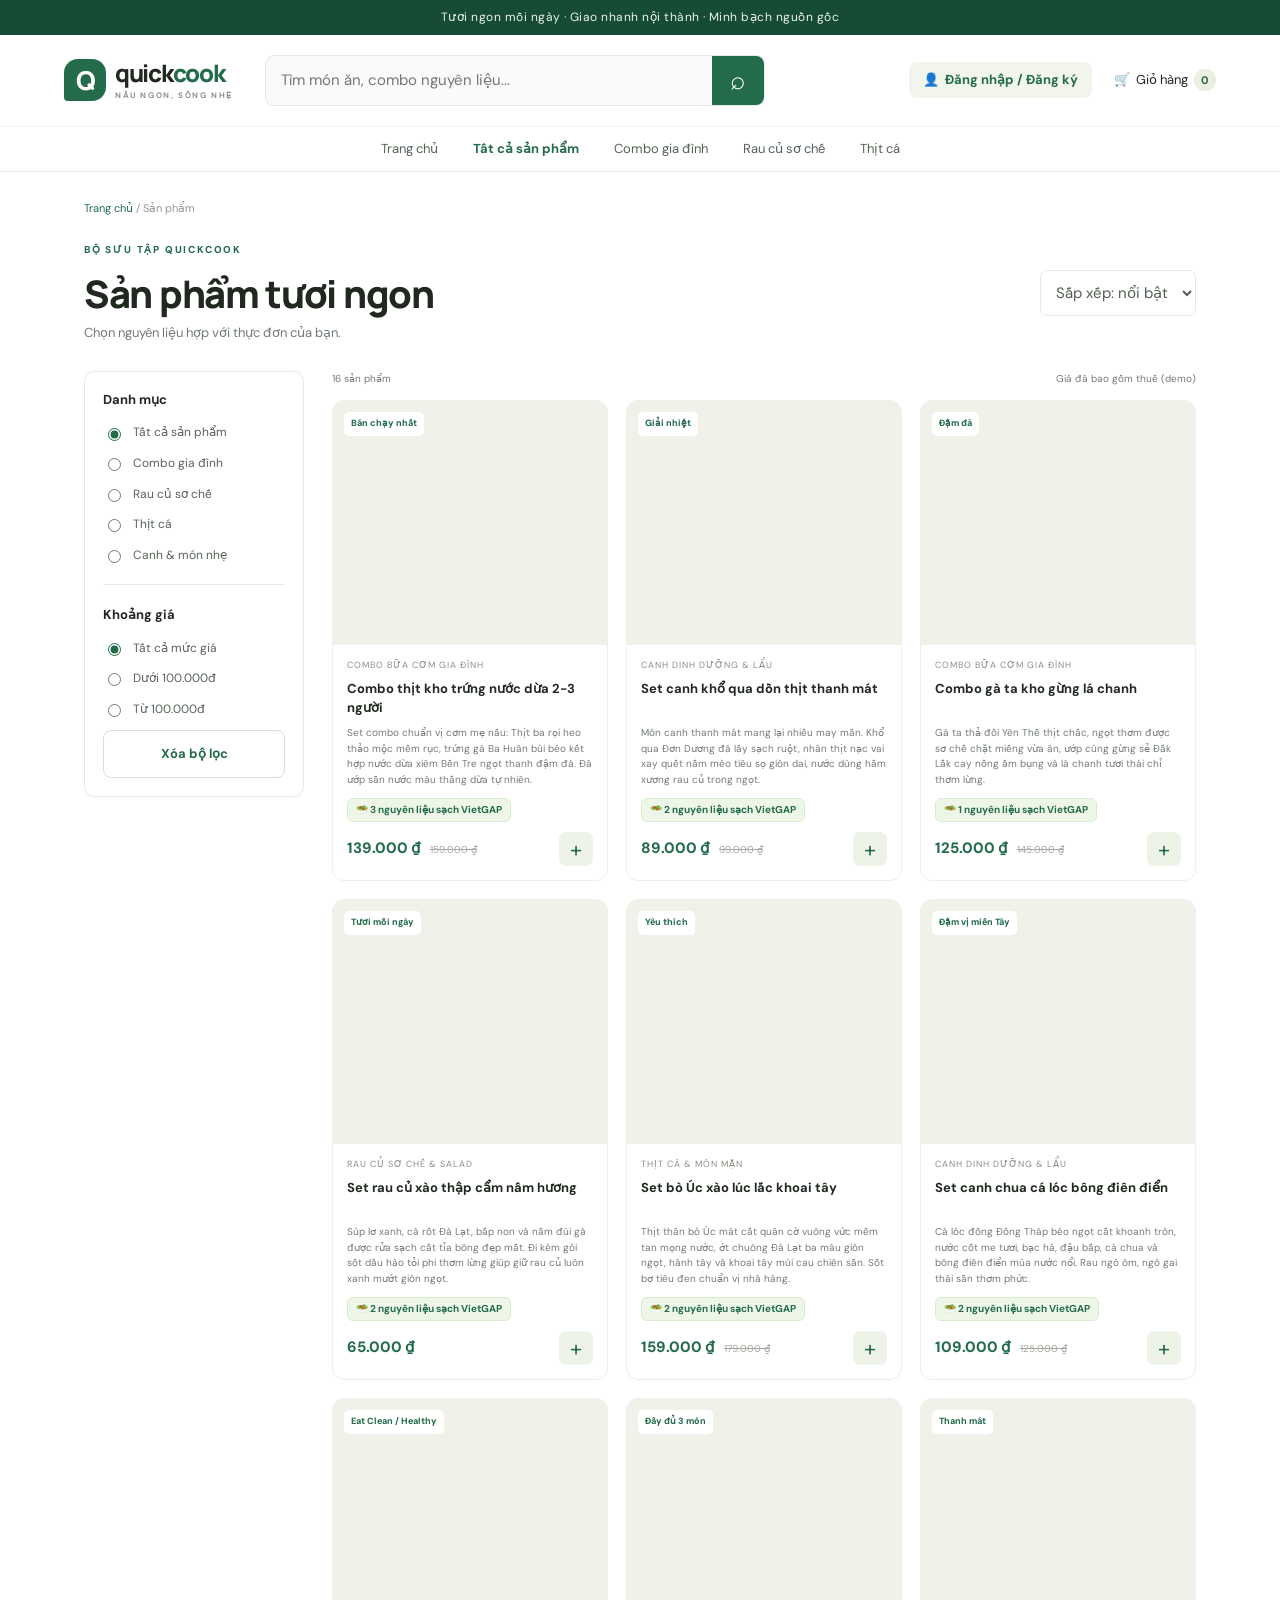
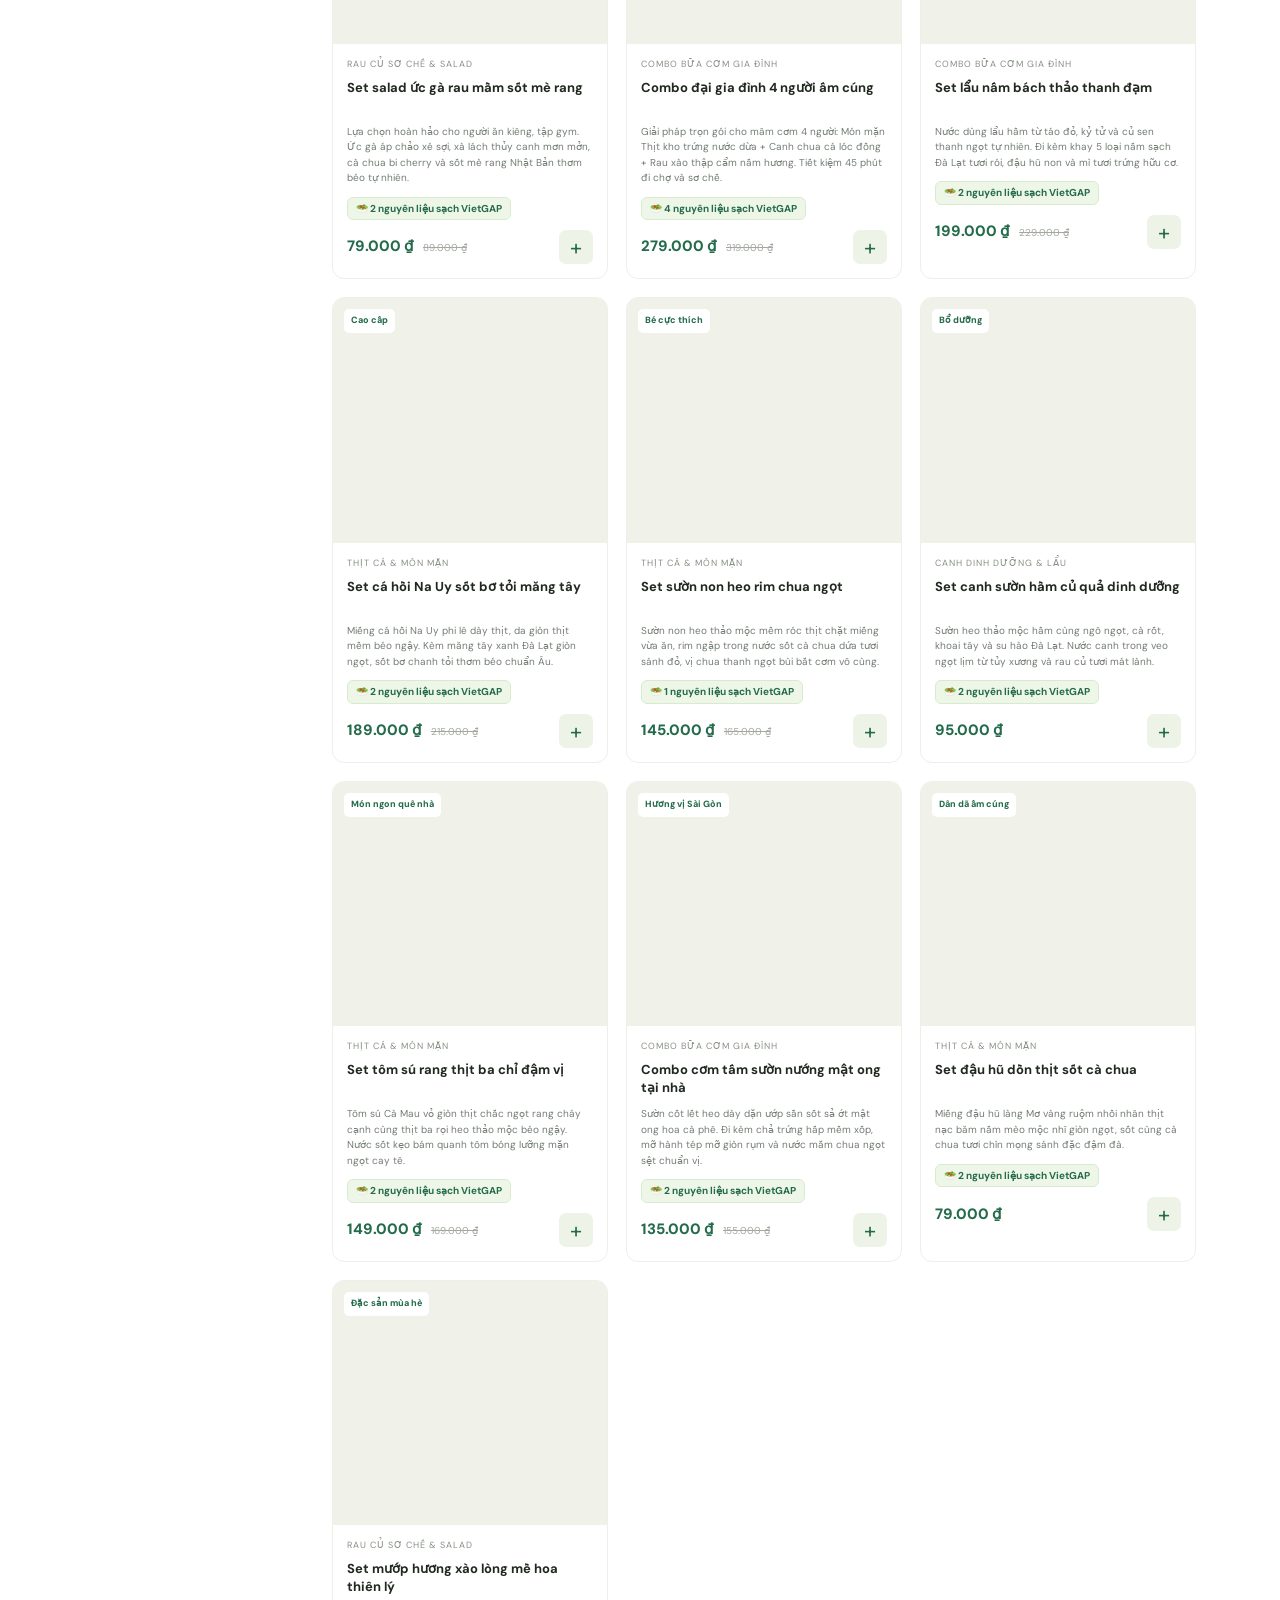
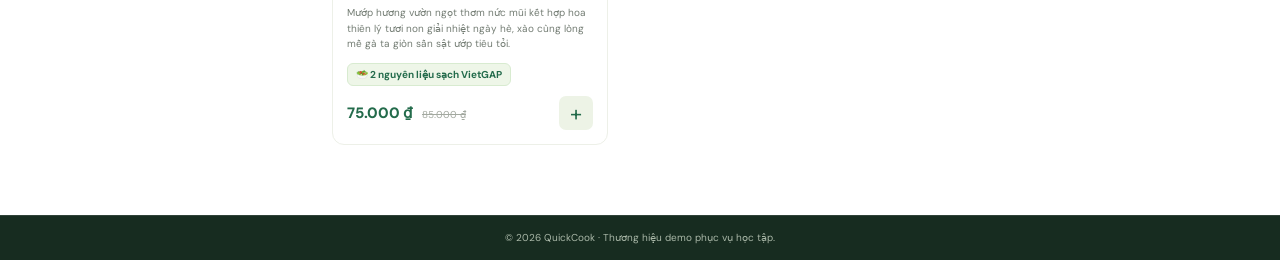
<file: QuickCook_Source/QuickCook/products.html>
<!doctype html><html lang="vi"><head><meta charset="utf-8"><meta name="viewport" content="width=device-width, initial-scale=1"><title>Sản phẩm | QuickCook</title><link rel="stylesheet" href="css/styles.css"></head><body><div class="top-strip">Tươi ngon mỗi ngày · Giao nhanh nội thành · Minh bạch nguồn gốc</div><header class="site-header"><a class="brand" href="index.html"><span class="brand-mark">Q</span><span>quick<span class="brand-green">cook</span><small>NẤU NGON, SỐNG NHẸ</small></span></a><form class="search" id="searchForm"><input id="searchInput" type="search" placeholder="Tìm món ăn, combo nguyên liệu..."><button>⌕</button></form><nav class="header-actions"><a href="login.html">♙ <span>Tài khoản</span></a><a href="cart.html">🛒 <span>Giỏ hàng</span> <b id="cartCount" class="cart-count">0</b></a></nav></header><nav class="main-nav"><a href="index.html">Trang chủ</a><a class="active" href="products.html">Tất cả sản phẩm</a><a href="products.html?category=combo">Combo gia đình</a><a href="products.html?category=rau">Rau củ sơ chế</a><a href="products.html?category=thit">Thịt cá</a></nav><main class="wrap page-main"><div class="breadcrumbs"><a href="index.html">Trang chủ</a> / Sản phẩm</div><div class="page-title-row"><div><span class="eyebrow">BỘ SƯU TẬP QUICKCOOK</span><h1>Sản phẩm tươi ngon</h1><p>Chọn nguyên liệu hợp với thực đơn của bạn.</p></div><select id="sortSelect" aria-label="Sắp xếp"><option value="default">Sắp xếp: nổi bật</option><option value="priceAsc">Giá tăng dần</option><option value="priceDesc">Giá giảm dần</option></select></div><div class="catalog-layout"><aside class="filter-panel"><h3>Danh mục</h3><label><input type="radio" name="category" value="all" checked> Tất cả sản phẩm</label><label><input type="radio" name="category" value="combo"> Combo gia đình</label><label><input type="radio" name="category" value="rau"> Rau củ sơ chế</label><label><input type="radio" name="category" value="thit"> Thịt cá</label><label><input type="radio" name="category" value="canh"> Canh & món nhẹ</label><hr><h3>Khoảng giá</h3><label><input type="radio" name="price" value="all" checked> Tất cả mức giá</label><label><input type="radio" name="price" value="under100"> Dưới 100.000đ</label><label><input type="radio" name="price" value="over100"> Từ 100.000đ</label><button class="btn btn-outline btn-full" id="clearFilters">Xóa bộ lọc</button></aside><section><div class="catalog-meta"><span id="resultCount"></span><span>Giá đã bao gồm thuế (demo)</span></div><div id="catalogProducts" class="product-grid"></div><div id="emptyState" class="empty-state hidden">Không tìm thấy sản phẩm phù hợp. Hãy thử bộ lọc khác.</div></section></div></main><footer class="footer"><div class="footer-bottom">© 2026 QuickCook · Thương hiệu demo phục vụ học tập.</div></footer><div id="toast" class="toast"></div><script src="js/data.js"></script><script src="js/app.js"></script><script src="js/catalog.js"></script></body></html>
</file>
<file: QuickCook_Source/QuickCook/css/styles.css>
@import url('https://fonts.googleapis.com/css2?family=DM+Sans:wght@400;500;600;700&family=Manrope:wght@400;500;600;700;800&display=swap');
:root{--green:#236b4b;--green-dark:#164b35;--lime:#dce9a4;--ink:#202820;--muted:#737c73;--line:#e7eae2;--cream:#fbfaf5;--orange:#f1a65b;--white:#fff;--shadow:0 12px 35px #203b2410}*{box-sizing:border-box}html{scroll-behavior:smooth}body{margin:0;background:#fff;color:var(--ink);font-family:'DM Sans',sans-serif;font-size:15px;line-height:1.55}a{color:inherit;text-decoration:none}button,input,select,textarea{font:inherit}button,a,select{ -webkit-tap-highlight-color:transparent}button{cursor:pointer}.top-strip{background:var(--green-dark);color:#edf5e8;text-align:center;padding:8px 16px;font-size:12px;letter-spacing:.04em}.site-header{max-width:1200px;margin:auto;padding:20px 24px;display:flex;align-items:center;gap:32px}.brand{display:inline-flex;align-items:center;gap:9px;flex-shrink:0;font-family:Manrope,sans-serif;font-weight:800;font-size:24px;letter-spacing:-1.3px;line-height:1}.brand-mark{display:grid;place-items:center;background:var(--green);color:white;width:42px;height:42px;border-radius:14px 14px 14px 4px;font-size:26px}.brand-green{color:var(--green)}.brand small{display:block;font:700 8px 'DM Sans',sans-serif;letter-spacing:1.6px;color:#8b9487;margin-top:5px}.search{display:flex;max-width:500px;flex:1;border:1px solid var(--line);border-radius:9px;background:#fafbf8;overflow:hidden}.search input{border:0;background:transparent;outline:0;padding:13px 15px;min-width:0;flex:1}.search button{border:0;background:var(--green);color:white;width:52px;font-size:26px}.header-actions{display:flex;align-items:center;gap:22px;margin-left:auto;white-space:nowrap;font-size:13px}.header-actions a{display:flex;align-items:center;gap:6px}.cart-count{display:inline-grid;place-items:center;background:#e9f0df;color:var(--green);border-radius:50%;width:22px;height:22px;font-size:11px}.main-nav{display:flex;justify-content:center;gap:35px;border-top:1px solid #f2f3ef;border-bottom:1px solid var(--line);padding:12px 18px;font-size:13px;color:#566256}.main-nav a:hover,.main-nav .active{color:var(--green);font-weight:700}.wrap{max-width:1160px;margin:0 auto;padding-left:24px;padding-right:24px}.hero{display:grid;grid-template-columns:1.05fr .95fr;gap:55px;align-items:center;padding-top:54px;padding-bottom:58px}.eyebrow{display:block;color:var(--green);font-size:10px;font-weight:800;letter-spacing:1.8px;margin-bottom:13px}.hero h1,.auth-aside h1{font:800 clamp(36px,4.3vw,58px)/1.12 Manrope,sans-serif;letter-spacing:-2.5px;margin:0 0 20px}.hero h1 em,.auth-aside h1 em{color:var(--green);font-style:normal}.hero-copy>p{max-width:470px;color:#697369;font-size:16px;line-height:1.8}.hero-buttons{display:flex;align-items:center;gap:23px;margin:27px 0}.btn{display:inline-flex;align-items:center;justify-content:center;gap:12px;padding:13px 19px;border:0;border-radius:8px;font-weight:700;font-size:13px;transition:transform .18s,background .18s}.btn:hover{transform:translateY(-1px)}.btn-primary{background:var(--green);color:white}.btn-primary:hover{background:var(--green-dark)}.btn-dark{background:#1e2b20;color:white}.btn-outline{border:1px solid #d8dfd4;background:white;color:var(--green)}.btn-full{width:100%}.text-link{font-size:12px;font-weight:700;color:var(--green)}.hero-proof{display:flex;gap:17px;flex-wrap:wrap;font-size:10px;color:#667367}.hero-proof span:first-letter{color:var(--green)}.hero-art{position:relative;min-height:400px;background:#e8eddd;border-radius:48% 48% 18px 18px;overflow:visible}.hero-art>img{width:100%;height:400px;object-fit:cover;border-radius:48% 48% 18px 18px;display:block}.hero-sticker{position:absolute;z-index:2;right:-15px;top:28px;background:#f3c777;color:#3c452f;border-radius:50%;width:94px;height:94px;display:grid;align-content:center;text-align:center;font-size:10px;line-height:1.4;transform:rotate(9deg)}.hero-sticker b{font-size:15px}.hero-note{position:absolute;bottom:22px;left:-25px;background:white;padding:14px 17px;border-radius:12px;box-shadow:var(--shadow);display:flex;gap:10px;align-items:center}.hero-note>span{font-size:25px}.hero-note b,.hero-note small{display:block}.hero-note b{font-size:12px}.hero-note small{color:var(--muted);font-size:10px}.benefits{display:grid;grid-template-columns:repeat(4,1fr);border-top:1px solid var(--line);border-bottom:1px solid var(--line);padding-top:23px;padding-bottom:23px;gap:20px}.benefits>div{display:grid;grid-template-columns:44px 1fr;align-items:center;column-gap:11px}.benefit-icon{grid-row:span 2;width:43px;height:43px;display:grid;place-items:center;border-radius:13px;background:#f1f5e9;font-size:20px}.benefits b{font-size:12px}.benefits small{font-size:10px;color:var(--muted)}.section{padding-top:68px;padding-bottom:68px}.section-heading{display:flex;align-items:end;justify-content:space-between;gap:20px;margin-bottom:25px}.section-heading h2,.how-intro h2,.newsletter h2{font:800 clamp(25px,3vw,34px)/1.2 Manrope,sans-serif;letter-spacing:-1px;margin:0 0 9px}.section-heading p,.how-intro p,.newsletter p{color:var(--muted);font-size:13px;margin:0}.category-grid{display:grid;grid-template-columns:repeat(4,1fr);gap:15px}.category-card{padding:20px 17px;border-radius:12px;display:flex;align-items:center;gap:12px;min-height:112px;position:relative;transition:transform .2s}.category-card:hover{transform:translateY(-3px)}.category-card>span{font-size:31px}.category-card b,.category-card small{display:block}.category-card b{font-size:13px}.category-card small{font-size:10px;color:#687064;margin-top:3px}.category-card i{font-style:normal;position:absolute;right:14px;top:13px}.cat-orange{background:#fbefe1}.cat-green{background:#edf3e4}.cat-yellow{background:#fbf4d9}.cat-purple{background:#f0eaf5}.featured-section{background:var(--cream)}.product-grid{display:grid;grid-template-columns:repeat(4,minmax(0,1fr));gap:18px}.product-card{background:white;border:1px solid #edf0e8;border-radius:12px;overflow:hidden;position:relative;transition:box-shadow .2s,transform .2s;min-width:0}.product-card:hover{transform:translateY(-3px);box-shadow:var(--shadow)}.product-image{display:block;position:relative;background:#f0f1e9;aspect-ratio:1.12/1;overflow:hidden}.product-image img{width:100%;height:100%;object-fit:cover;display:block;transition:transform .3s}.product-card:hover .product-image img{transform:scale(1.035)}.product-tag{position:absolute;top:11px;left:11px;background:#fff;border-radius:5px;padding:5px 7px;font-size:9px;color:var(--green);font-weight:800}.product-info{padding:14px}.product-category{font-size:9px;text-transform:uppercase;letter-spacing:1px;color:#879084}.product-info h3{font-size:13px;line-height:1.4;margin:7px 0 8px;min-height:37px}.product-desc{font-size:10px;color:var(--muted);min-height:30px;margin:0 0 10px}.product-bottom{display:flex;align-items:center;justify-content:space-between;gap:6px}.price{font-weight:800;color:var(--green);font-size:15px}.old-price{font-size:10px;color:#a3a9a0;text-decoration:line-through;margin-left:5px}.add-btn{border:0;background:#edf3e6;color:var(--green);border-radius:7px;width:34px;height:34px;font-size:22px}.add-btn:hover{background:var(--green);color:white}.how-section{display:grid;grid-template-columns:.8fr 1.6fr;gap:55px;padding-top:75px;padding-bottom:75px}.how-intro h2{font-size:34px}.how-intro p{margin-bottom:22px;line-height:1.8}.steps{display:grid;grid-template-columns:repeat(3,1fr);gap:18px}.steps article{position:relative;border-left:1px solid var(--line);padding:8px 0 0 18px}.steps article>span{color:#a3b18d;font-weight:800;font-size:11px}.step-emoji{font-size:32px;margin:18px 0}.steps h3{font-size:13px}.steps p{font-size:11px;color:var(--muted);line-height:1.7}.newsletter{background:#eaf0e2;padding:42px 0}.newsletter-inner{display:flex;align-items:center;justify-content:space-between;gap:24px}.newsletter h2{font-size:25px}.newsletter form{display:flex;gap:8px;width:min(440px,100%)}.newsletter input{min-width:0;flex:1;border:1px solid #dce3d5;border-radius:8px;padding:12px;background:white;outline-color:var(--green)}.footer{background:#172c20;color:#edf2e8}.footer-grid{display:grid;grid-template-columns:1.4fr 1fr 1.1fr 1fr;gap:35px;padding-top:43px;padding-bottom:40px}.footer-brand{color:white}.footer-brand .brand-green{color:#c4db8b}.footer-grid p,.footer-grid a:not(.brand){font-size:11px;color:#b9c7b7;display:block;margin:10px 0}.footer-grid>div>b{font-size:12px}.footer-grid small{font-size:10px;color:#a5b4a2}.footer-bottom{text-align:center;border-top:1px solid #ffffff1c;padding:14px 20px;font-size:10px;color:#aab8a8}.page-main{padding-top:28px;padding-bottom:70px}.breadcrumbs{font-size:11px;color:#929a8f;margin-bottom:25px}.breadcrumbs a{color:var(--green)}.page-title-row{display:flex;align-items:center;justify-content:space-between;gap:20px;margin:15px 0 28px}.page-title-row h1{font:800 clamp(28px,3vw,38px)/1.2 Manrope,sans-serif;letter-spacing:-1.3px;margin:0 0 7px}.page-title-row p{margin:0;color:var(--muted);font-size:13px}.page-title-row select{border:1px solid var(--line);border-radius:7px;padding:11px;background:white;color:#536053}.catalog-layout{display:grid;grid-template-columns:220px 1fr;gap:28px}.filter-panel{border:1px solid var(--line);border-radius:10px;padding:18px;height:max-content}.filter-panel h3{font-size:13px;margin:0 0 13px}.filter-panel label{display:flex;align-items:center;gap:9px;font-size:12px;color:#596458;margin:12px 0}.filter-panel input{accent-color:var(--green)}.filter-panel hr{border:0;border-top:1px solid var(--line);margin:20px 0}.catalog-meta{display:flex;justify-content:space-between;color:var(--muted);font-size:10px;margin-bottom:13px}.catalog-layout .product-grid{grid-template-columns:repeat(3,minmax(0,1fr))}.empty-state{padding:50px 20px;text-align:center;color:var(--muted);background:var(--cream);border-radius:10px}.hidden{display:none!important}.product-detail{display:grid;grid-template-columns:1fr 1fr;gap:50px;align-items:start}.detail-image{border-radius:15px;overflow:hidden;background:#f1f3eb;aspect-ratio:1/1}.detail-image img{width:100%;height:100%;object-fit:cover}.detail-copy{padding:10px 0}.detail-copy h1{font:800 35px/1.2 Manrope,sans-serif;letter-spacing:-1px;margin:10px 0}.detail-copy .price{font-size:25px}.detail-copy .description{color:#667064;line-height:1.8;font-size:14px;margin:18px 0}.detail-meta{border-top:1px solid var(--line);border-bottom:1px solid var(--line);padding:17px 0;margin:20px 0;display:grid;gap:10px;font-size:12px}.detail-meta span{color:var(--muted)}.quantity-row{display:flex;gap:12px;align-items:center;margin:20px 0}.quantity-control{display:flex;border:1px solid var(--line);border-radius:8px;align-items:center}.quantity-control button{border:0;background:white;padding:9px 13px}.quantity-control span{min-width:24px;text-align:center}.detail-copy .btn{min-height:43px}.cart-layout{display:grid;grid-template-columns:1.6fr .8fr;gap:24px}.cart-items,.summary-card,.form-card{border:1px solid var(--line);border-radius:12px;padding:22px}.cart-row{display:grid;grid-template-columns:84px 1fr auto auto 30px;gap:15px;align-items:center;padding:15px 0;border-bottom:1px solid var(--line)}.cart-row:last-child{border-bottom:0}.cart-row img{width:84px;height:75px;object-fit:cover;border-radius:8px}.cart-row h3{font-size:13px;margin:0 0 5px}.cart-row small{font-size:10px;color:var(--muted)}.cart-row .quantity-control button{padding:5px 9px}.cart-row .line-total{font-size:12px;font-weight:800;white-space:nowrap}.remove-btn{border:0;background:transparent;color:#9a6b62;font-size:18px}.summary-card h2{font-size:17px;margin:0 0 18px}.summary-line{display:flex;justify-content:space-between;gap:12px;margin:13px 0;font-size:12px;color:#677064}.summary-line.total{border-top:1px solid var(--line);padding-top:16px;font-weight:800;color:var(--ink);font-size:15px}.summary-card .btn{margin-top:12px}.muted{color:var(--muted)}.small{font-size:10px}.empty-cart{text-align:center;padding:40px 20px}.empty-cart .big{font-size:48px}.checkout-label{font-size:11px;font-weight:800;color:var(--green);letter-spacing:1px}.checkout-layout{display:grid;grid-template-columns:1.2fr .8fr;gap:25px;align-items:start}.form-card h1{font:800 31px Manrope,sans-serif;margin:0 0 24px}.form-card h3{font-size:14px;margin-top:25px}.form-grid{display:grid;grid-template-columns:1fr 1fr;gap:15px}.form-grid label,.auth-card label{display:flex;flex-direction:column;gap:6px;font-size:11px;font-weight:700;color:#4c584c}.form-grid input,.form-grid select,.form-grid textarea,.auth-card input,.admin-form input,.admin-form select,.admin-form textarea{width:100%;border:1px solid #dfe4da;border-radius:7px;padding:11px 12px;outline-color:var(--green);background:white;color:var(--ink);font-size:12px}.form-grid textarea{resize:vertical}.full-field{grid-column:1/-1}.payment-option{display:flex;align-items:flex-start;gap:10px;border:1px solid var(--line);border-radius:8px;padding:13px;margin:10px 0;font-size:12px}.payment-option input{accent-color:var(--green);margin-top:4px}.payment-option b,.payment-option small{display:block}.payment-option small{color:var(--muted);font-size:10px;margin-top:4px}.checkout-layout .summary-card{background:var(--cream)}.summary-product{display:flex;gap:10px;align-items:center;margin:13px 0}.summary-product img{width:50px;height:48px;border-radius:7px;object-fit:cover}.summary-product div{flex:1;font-size:11px}.summary-product small{display:block;color:var(--muted)}.auth-wrap{max-width:1000px;margin:65px auto 80px;padding:0 24px;display:grid;grid-template-columns:1fr .85fr;gap:70px;align-items:center}.auth-aside p{color:var(--muted);max-width:380px;line-height:1.8}.auth-emoji{font-size:72px;margin-top:35px}.auth-card{border:1px solid var(--line);box-shadow:var(--shadow);border-radius:15px;padding:27px}.auth-tabs{display:grid;grid-template-columns:1fr 1fr;background:#f4f6f0;padding:4px;border-radius:8px;margin-bottom:25px}.auth-tabs button{border:0;background:transparent;border-radius:6px;padding:10px;font-size:12px;color:var(--muted)}.auth-tabs button.active{background:white;color:var(--green);font-weight:800;box-shadow:0 2px 6px #0000000b}.auth-card h2{font:800 23px Manrope,sans-serif;margin:0 0 5px}.auth-card>form>p{font-size:11px;margin-bottom:20px}.auth-card label{margin:14px 0}.auth-card .btn{margin-top:7px}.notice{padding:10px 12px;background:#eef5e7;color:var(--green);font-size:12px;border-radius:7px;margin-top:15px}.toast{position:fixed;bottom:22px;left:50%;transform:translate(-50%,20px);background:#1b3325;color:white;padding:12px 18px;border-radius:9px;font-size:12px;opacity:0;pointer-events:none;transition:.25s;z-index:99;box-shadow:var(--shadow)}.toast.show{opacity:1;transform:translate(-50%,0)}.admin-body{background:#f7f8f4;min-height:100vh}.admin-top{display:flex;justify-content:space-between;align-items:center;padding:16px max(24px,calc((100% - 1112px)/2));background:white;border-bottom:1px solid var(--line)}.admin-top>a:last-child{font-size:12px;color:var(--green)}.admin-stats{display:grid;grid-template-columns:repeat(3,1fr);gap:15px;margin:25px 0}.stat-card{background:white;border:1px solid var(--line);border-radius:10px;padding:20px}.stat-card small{color:var(--muted);font-size:11px}.stat-card b{display:block;font:800 25px Manrope,sans-serif;margin-top:8px}.admin-tabs{display:flex;gap:7px;border-bottom:1px solid var(--line);margin:25px 0 18px}.admin-tabs button{border:0;background:transparent;padding:12px 18px;color:var(--muted);font-size:12px}.admin-tabs button.active{color:var(--green);font-weight:800;border-bottom:2px solid var(--green)}.admin-panel{background:white;border:1px solid var(--line);border-radius:12px;padding:20px;margin-bottom:20px}.admin-panel-head{display:flex;justify-content:space-between;align-items:center}.admin-panel h2{font-size:17px}.table-wrap{overflow-x:auto}table{width:100%;border-collapse:collapse;font-size:11px}th,td{text-align:left;padding:13px 10px;border-bottom:1px solid var(--line);white-space:nowrap}th{color:var(--muted);font-weight:700;background:#fafbf8}td .table-product{display:flex;align-items:center;gap:9px;white-space:normal;min-width:200px}td img{width:40px;height:40px;object-fit:cover;border-radius:6px}td button{border:0;background:#edf3e6;color:var(--green);border-radius:5px;padding:6px 8px;margin-right:4px;font-size:10px}.admin-form{border-top:1px solid var(--line);margin-top:20px;padding-top:10px}.admin-form h3{font-size:14px}.button-row{display:flex;gap:9px;margin-top:15px}.status-pill{padding:5px 8px;border-radius:5px;background:#edf3e6;color:var(--green);font-size:10px}
@media(max-width:900px){.site-header{gap:15px}.header-actions span{display:none}.main-nav{gap:20px;flex-wrap:wrap}.hero{gap:30px}.hero-art,.hero-art>img{height:340px;min-height:340px}.category-grid{grid-template-columns:repeat(2,1fr)}.product-grid{grid-template-columns:repeat(2,minmax(0,1fr))}.catalog-layout .product-grid{grid-template-columns:repeat(2,minmax(0,1fr))}.how-section{grid-template-columns:1fr;gap:28px}.footer-grid{grid-template-columns:repeat(2,1fr)}.catalog-layout{grid-template-columns:190px 1fr}.cart-row{grid-template-columns:65px 1fr auto 25px}.cart-row img{width:65px;height:65px}.cart-row .quantity-control{grid-column:2}.cart-row .line-total{grid-column:3;grid-row:1}.cart-row .remove-btn{grid-column:4;grid-row:1}.cart-layout,.checkout-layout{grid-template-columns:1fr}.auth-wrap{gap:30px}}
@media(max-width:620px){.top-strip{font-size:10px}.site-header{padding:15px;flex-wrap:wrap}.brand{font-size:21px}.brand-mark{width:36px;height:36px}.search{order:3;flex-basis:100%;max-width:none}.header-actions{gap:12px}.header-actions a{font-size:11px}.main-nav{justify-content:flex-start;overflow:auto;white-space:nowrap;flex-wrap:nowrap;gap:20px;font-size:12px}.hero{grid-template-columns:1fr;padding-top:35px;gap:28px}.hero h1{font-size:42px}.hero-art,.hero-art>img{height:300px;min-height:300px}.hero-note{left:10px}.hero-sticker{right:7px}.hero-proof{gap:9px}.benefits{grid-template-columns:repeat(2,1fr);gap:16px}.section{padding-top:45px;padding-bottom:45px}.section-heading{align-items:start}.section-heading h2{font-size:26px}.category-grid{gap:9px}.category-card{padding:14px 10px;min-height:100px;gap:7px}.category-card>span{font-size:25px}.category-card b{font-size:11px}.category-card small{font-size:9px}.category-card i{right:8px;top:7px}.product-grid,.catalog-layout .product-grid{grid-template-columns:repeat(2,minmax(0,1fr));gap:10px}.product-info{padding:10px}.product-info h3{font-size:12px}.product-desc{display:none}.price{font-size:13px}.old-price{display:block;margin-left:0}.add-btn{width:30px;height:30px}.how-section{padding-top:48px;padding-bottom:48px}.steps{gap:10px}.steps article{padding-left:10px}.step-emoji{font-size:26px}.steps h3{font-size:11px}.steps p{font-size:10px}.newsletter-inner{display:block}.newsletter form{margin-top:20px}.newsletter h2{font-size:23px}.footer-grid{grid-template-columns:1fr 1fr;gap:25px}.page-main{padding-top:20px}.page-title-row{align-items:start;flex-direction:column}.page-title-row select{width:100%}.catalog-layout{grid-template-columns:1fr;gap:18px}.filter-panel{display:grid;grid-template-columns:1fr 1fr;gap:0 10px}.filter-panel h3{grid-column:1/-1}.filter-panel hr{grid-column:1/-1}.filter-panel .btn{grid-column:1/-1}.catalog-meta{font-size:9px}.product-detail{grid-template-columns:1fr;gap:25px}.detail-copy h1{font-size:29px}.cart-row{grid-template-columns:58px 1fr 25px;gap:10px}.cart-row img{width:58px;height:58px;grid-row:span 2}.cart-row .line-total{grid-column:2;grid-row:2}.cart-row .quantity-control{grid-column:2;grid-row:3;width:max-content}.cart-row .remove-btn{grid-column:3;grid-row:1}.form-grid{grid-template-columns:1fr}.full-field{grid-column:auto}.auth-wrap{grid-template-columns:1fr;margin:35px auto 50px;gap:25px}.auth-aside h1{font-size:37px}.auth-emoji{display:none}.auth-card{padding:20px}.admin-stats{grid-template-columns:1fr}.admin-panel{padding:12px}.admin-panel-head{gap:10px;align-items:flex-start;flex-direction:column}.checkout-label{display:none}}

/* ==========================================================================
   QUICKCOOK EXTENSIONS: AUTH, TRACEABILITY, VIETQR, DASHBOARD & ORDERS
   ========================================================================== */

/* 1. Header User Menu & Authentication Styling */
.user-auth-area {
  display: flex;
  align-items: center;
}
.btn-auth-link {
  display: inline-flex;
  align-items: center;
  gap: 6px;
  background: #f1f5eb;
  color: var(--green);
  padding: 8px 14px;
  border-radius: 8px;
  font-weight: 700;
  font-size: 13px;
  transition: background .2s;
}
.btn-auth-link:hover {
  background: #e2ecd6;
}
.user-menu-wrap {
  position: relative;
}
.user-menu-btn {
  display: flex;
  align-items: center;
  gap: 9px;
  background: #f4f6f1;
  border: 1px solid var(--line);
  padding: 6px 12px;
  border-radius: 20px;
  cursor: pointer;
  transition: all .2s;
}
.user-menu-btn:hover {
  background: #e9efe3;
  border-color: #c7d4c0;
}
.user-avatar {
  font-size: 16px;
}
.user-btn-text {
  display: flex;
  align-items: center;
  gap: 6px;
}
.user-name {
  font-weight: 700;
  font-size: 13px;
  color: var(--ink);
}
.user-role-badge {
  font-size: 10px;
  font-weight: 800;
  padding: 2px 7px;
  border-radius: 10px;
}
.badge-admin {
  background: #7c3aed;
  color: #fff;
}
.badge-customer {
  background: #236b4b;
  color: #fff;
}
.menu-arrow {
  font-size: 10px;
  color: var(--muted);
}
.user-dropdown-menu {
  position: absolute;
  top: calc(100% + 8px);
  right: 0;
  width: 230px;
  background: #fff;
  border: 1px solid var(--line);
  border-radius: 12px;
  box-shadow: 0 15px 35px rgba(0,0,0,0.12);
  padding: 8px 0;
  display: none;
  z-index: 1000;
}
.user-dropdown-menu.open {
  display: block;
  animation: fadeInDown .2s ease;
}
@keyframes fadeInDown {
  from { opacity: 0; transform: translateY(-8px); }
  to { opacity: 1; transform: translateY(0); }
}
.dropdown-header {
  padding: 10px 16px;
}
.dropdown-header b {
  display: block;
  font-size: 13px;
  color: var(--ink);
}
.dropdown-header small {
  color: var(--muted);
  font-size: 11px;
}
.user-dropdown-menu hr {
  border: 0;
  border-top: 1px solid #f0f2eb;
  margin: 6px 0;
}
.dropdown-item {
  display: flex;
  align-items: center;
  gap: 10px;
  width: 100%;
  padding: 9px 16px;
  background: transparent;
  border: 0;
  color: #434c42;
  font-size: 13px;
  text-align: left;
  cursor: pointer;
  transition: background .15s;
}
.dropdown-item:hover {
  background: #f5f8f2;
  color: var(--green);
}
.dropdown-item.highlighted {
  color: #7c3aed;
  background: #f7f3ff;
}
.dropdown-item.highlighted:hover {
  background: #eee5ff;
}
.dropdown-item.logout-btn {
  color: #b91c1c;
}
.dropdown-item.logout-btn:hover {
  background: #fef2f2;
}

/* 2. Quick Demo Login Box on login.html */
.demo-quick-box {
  background: #ffffff;
  border: 1px solid #dce4d6;
  border-radius: 12px;
  padding: 16px;
  margin-top: 24px;
  box-shadow: 0 4px 12px rgba(35, 107, 75, 0.05);
}
.quick-title {
  font-size: 12px;
  font-weight: 800;
  color: var(--green-dark);
  margin-bottom: 10px;
  text-transform: uppercase;
  letter-spacing: .5px;
}
.quick-buttons {
  display: flex;
  flex-direction: column;
  gap: 8px;
}
.quick-login-btn {
  text-align: left;
  font-size: 12px;
  padding: 9px 12px;
  background: #fbfdf9;
  border-color: #d1dcce;
}
.quick-login-btn:hover {
  background: #edf5e7;
  border-color: var(--green);
}
.password-input-wrap {
  position: relative;
  display: flex;
  align-items: center;
}
.password-input-wrap input {
  padding-right: 40px;
}
.toggle-password {
  position: absolute;
  right: 8px;
  background: none;
  border: none;
  font-size: 16px;
  cursor: pointer;
  padding: 4px;
}
.account-hint-box {
  margin-top: 18px;
  padding: 12px;
  background: #f8faf6;
  border-radius: 8px;
  border: 1px dashed #d5ded1;
}
.account-hint-box code {
  background: #eef3eb;
  padding: 2px 5px;
  border-radius: 4px;
  color: var(--green-dark);
}

/* 3. Product Detail & Ingredients Breakdown */
.product-ingredients-preview {
  margin: 6px 0 10px;
}
.ingredients-badge {
  display: inline-block;
  background: #eef6e8;
  color: var(--green);
  font-size: 10px;
  font-weight: 700;
  padding: 3px 8px;
  border-radius: 6px;
  border: 1px solid #d8ebd0;
}
.detail-price-box {
  display: flex;
  align-items: center;
  gap: 12px;
  margin: 12px 0;
}
.save-badge {
  background: #fef3c7;
  color: #b45309;
  font-size: 11px;
  font-weight: 800;
  padding: 3px 8px;
  border-radius: 6px;
}
.detail-meta-pills {
  display: grid;
  grid-template-columns: repeat(4, 1fr);
  gap: 10px;
  margin: 20px 0;
}
.meta-pill {
  background: #f7f9f4;
  border: 1px solid #e7ebe2;
  border-radius: 10px;
  padding: 10px;
  display: flex;
  align-items: center;
  gap: 8px;
}
.meta-pill .icon {
  font-size: 20px;
}
.meta-pill small {
  display: block;
  font-size: 10px;
  color: var(--muted);
}
.meta-pill b {
  font-size: 12px;
  color: var(--ink);
}
.stock-status-row {
  margin: 12px 0;
}
.stock-indicator {
  font-size: 12px;
  font-weight: 700;
}
.stock-indicator.in-stock {
  color: #15803d;
}
.stock-indicator.out-of-stock {
  color: #b91c1c;
}
.quick-links-row {
  display: flex;
  gap: 20px;
  margin-top: 16px;
  flex-wrap: wrap;
}
.fresh-guarantee-note {
  display: flex;
  align-items: center;
  gap: 10px;
  background: #f0f7ec;
  border: 1px solid #d8ebd0;
  padding: 10px 14px;
  border-radius: 8px;
  margin-top: 14px;
  color: var(--green-dark);
}
.dish-ingredients-grid {
  display: grid;
  grid-template-columns: repeat(auto-fill, minmax(260px, 1fr));
  gap: 20px;
}
.ingredient-card {
  background: #fff;
  border: 1px solid var(--line);
  border-radius: 12px;
  overflow: hidden;
  display: flex;
  flex-direction: column;
  transition: transform .2s, box-shadow .2s;
}
.ingredient-card:hover {
  transform: translateY(-3px);
  box-shadow: var(--shadow);
}
.ing-card-top {
  position: relative;
  aspect-ratio: 16/10;
  overflow: hidden;
  background: #eef2ea;
}
.ing-card-top img {
  width: 100%;
  height: 100%;
  object-fit: cover;
}
.ing-amount-badge {
  position: absolute;
  top: 10px;
  right: 10px;
  background: rgba(22, 75, 53, 0.9);
  color: #fff;
  font-size: 11px;
  font-weight: 700;
  padding: 4px 8px;
  border-radius: 6px;
  backdrop-filter: blur(4px);
}
.ing-card-body {
  padding: 14px 16px;
  flex: 1;
}
.ing-card-body h3 {
  font-size: 15px;
  margin: 0 0 6px;
  color: var(--ink);
}
.ing-supplier {
  font-size: 12px;
  color: #4b5548;
  margin: 0 0 8px;
}
.ing-standards {
  display: flex;
  flex-wrap: wrap;
  gap: 5px;
  margin-bottom: 8px;
}
.badge-mini {
  background: #eaf3e5;
  color: var(--green);
  font-size: 10px;
  font-weight: 700;
  padding: 2px 7px;
  border-radius: 4px;
}
.ing-location {
  margin: 0;
  color: var(--muted);
}
.ing-card-action {
  padding: 0 16px 16px;
}
.ing-cert-btn {
  font-size: 12px;
  padding: 10px 14px;
  background: #f1f7ec;
  border-color: #236b4b;
  color: #164b35;
  font-weight: 700;
}
.ing-cert-btn:hover {
  background: #236b4b;
  color: #fff;
}

/* 4. Cooking Guide & Nutrition Styling */
.cooking-guide-grid {
  display: grid;
  grid-template-columns: 1.4fr .8fr;
  gap: 35px;
  align-items: start;
}
.steps-flow {
  display: flex;
  flex-direction: column;
  gap: 14px;
}
.step-item-card {
  display: flex;
  gap: 16px;
  background: #fcfdfa;
  border: 1px solid #edf1e9;
  border-radius: 10px;
  padding: 16px;
  align-items: flex-start;
}
.step-badge {
  width: 32px;
  height: 32px;
  border-radius: 50%;
  background: var(--green);
  color: #fff;
  font-weight: 800;
  display: grid;
  place-items: center;
  flex-shrink: 0;
  font-size: 14px;
}
.step-text {
  font-size: 13px;
  color: #3b4539;
  line-height: 1.6;
}
.nutrition-card {
  background: #f8faf6;
  border: 1px solid var(--line);
  border-radius: 12px;
  padding: 16px;
  margin-bottom: 20px;
}
.nutrition-grid {
  display: grid;
  grid-template-columns: 1fr 1fr;
  gap: 12px;
}
.nut-item {
  background: #fff;
  padding: 12px;
  border-radius: 8px;
  border: 1px solid #eaefe6;
}
.nut-item small {
  display: block;
  font-size: 11px;
  color: var(--muted);
}
.nut-item b {
  font-size: 16px;
  color: var(--green);
}
.guarantee-box {
  background: #eef6ea;
  border: 1px solid #cce4c4;
  border-radius: 12px;
  padding: 16px 20px;
}
.guarantee-box h4 {
  margin: 0 0 8px;
  color: var(--green-dark);
  font-size: 13px;
}
.guarantee-box ul {
  margin: 0;
  padding-left: 18px;
  font-size: 12px;
  color: #3b4d37;
  line-height: 1.7;
}

/* 5. Ingredient Provenance (ingredient.html) */
.ingredient-hero-card {
  background: #fff;
  border: 1px solid var(--line);
  border-radius: 16px;
  overflow: hidden;
  box-shadow: var(--shadow);
  margin-bottom: 40px;
}
.ingredient-hero-grid {
  display: grid;
  grid-template-columns: 1fr 1.15fr;
  gap: 35px;
  padding: 30px;
  align-items: center;
}
.ingredient-media {
  position: relative;
  aspect-ratio: 4/3;
  border-radius: 14px;
  overflow: hidden;
  background: #edf2e8;
}
.ingredient-media img {
  width: 100%;
  height: 100%;
  object-fit: cover;
}
.cert-status-badge {
  position: absolute;
  top: 14px;
  left: 14px;
  background: rgba(22, 75, 53, 0.95);
  color: #fff;
  padding: 6px 12px;
  border-radius: 20px;
  font-size: 12px;
  font-weight: 700;
  backdrop-filter: blur(4px);
  display: flex;
  align-items: center;
  gap: 6px;
}
.origin-eyebrow {
  font-size: 11px;
  font-weight: 800;
  color: var(--green);
  letter-spacing: 1.5px;
  margin-bottom: 8px;
}
.standard-tags {
  display: flex;
  gap: 8px;
  flex-wrap: wrap;
  margin: 12px 0;
}
.std-badge {
  background: #e8f3e1;
  color: #1b5339;
  border: 1px solid #c7e2b9;
  padding: 4px 10px;
  border-radius: 6px;
  font-size: 11px;
  font-weight: 700;
}
.ingredient-summary {
  font-size: 14px;
  color: #556153;
  line-height: 1.7;
  margin: 14px 0 20px;
}
.trace-meta-grid {
  display: grid;
  grid-template-columns: 1fr 1fr;
  gap: 12px;
  background: #fbfcf9;
  border: 1px solid #edf1e9;
  border-radius: 10px;
  padding: 16px;
}
.meta-item .label {
  display: block;
  font-size: 11px;
  color: var(--muted);
  margin-bottom: 2px;
}
.batch-code {
  background: #e9f0e3;
  color: #174e35;
  padding: 2px 6px;
  border-radius: 4px;
  font-weight: 700;
}
.qr-trace-box {
  display: flex;
  gap: 16px;
  align-items: center;
  background: #f4f8f1;
  border: 1px dashed #bdd4b4;
  border-radius: 10px;
  padding: 14px;
  margin-top: 20px;
}
.qr-trace-box img {
  border: 1px solid #fff;
  border-radius: 6px;
  background: #fff;
  padding: 4px;
}
.qr-trace-box b {
  display: block;
  font-size: 13px;
  color: var(--green-dark);
}
.qr-trace-box small {
  color: #5d6d5a;
  font-size: 11px;
  line-height: 1.5;
}

/* Supply chain timeline */
.supply-steps-grid {
  display: grid;
  grid-template-columns: repeat(5, 1fr);
  gap: 15px;
  margin-top: 20px;
}
.supply-step-card {
  background: #fff;
  border: 1px solid var(--line);
  border-radius: 12px;
  padding: 18px 14px;
  position: relative;
}
.step-num {
  font-size: 10px;
  font-weight: 800;
  color: #9cb195;
  margin-bottom: 6px;
}
.step-icon {
  font-size: 28px;
  margin-bottom: 10px;
}
.supply-step-card h3 {
  font-size: 13px;
  margin: 0 0 6px;
  color: var(--ink);
}
.supply-step-card p {
  font-size: 11px;
  color: var(--muted);
  line-height: 1.5;
  margin: 0;
}

/* Quality Certificate Cards */
.cert-cards-list {
  display: flex;
  flex-direction: column;
  gap: 16px;
  margin-top: 20px;
}
.cert-card {
  background: #fff;
  border: 1px solid var(--line);
  border-radius: 12px;
  padding: 22px;
  box-shadow: 0 4px 15px rgba(0,0,0,0.03);
}
.cert-card-header {
  display: flex;
  align-items: center;
  gap: 16px;
  margin-bottom: 12px;
}
.cert-stamp {
  display: flex;
  flex-direction: column;
  align-items: center;
  background: #f1f8ee;
  border: 1px solid #c9e4bf;
  border-radius: 8px;
  padding: 8px 10px;
  text-align: center;
}
.stamp-icon {
  font-size: 24px;
}
.stamp-verified {
  font-size: 8px;
  font-weight: 800;
  color: var(--green);
  letter-spacing: .5px;
}
.cert-main-info {
  flex: 1;
}
.cert-main-info h3 {
  font-size: 16px;
  margin: 0 0 5px;
  color: var(--ink);
}
.cert-meta-row {
  display: flex;
  gap: 20px;
  font-size: 12px;
  color: #4b5849;
  flex-wrap: wrap;
}
.cert-code {
  background: #eef3eb;
  padding: 1px 6px;
  border-radius: 4px;
  color: #144932;
  font-weight: 700;
}
.cert-status-tag {
  font-size: 11px;
  font-weight: 800;
  padding: 4px 10px;
  border-radius: 20px;
}
.tag-active {
  background: #e0f2fe;
  color: #0369a1;
}
.tag-green {
  background: #dcfce7;
  color: #15803d;
}
.tag-orange {
  background: #fef3c7;
  color: #b45309;
}
.tag-blue {
  background: #e0e7ff;
  color: #4338ca;
}
.tag-gray {
  background: #f3f4f6;
  color: #6b7280;
}
.cert-summary-text {
  font-size: 13px;
  color: #526050;
  line-height: 1.6;
  background: #fafbf9;
  border-left: 3px solid var(--green);
  padding: 10px 14px;
  border-radius: 0 6px 6px 0;
  margin: 12px 0;
}
.cert-card-footer {
  display: flex;
  justify-content: space-between;
  align-items: center;
  margin-top: 14px;
  font-size: 12px;
  color: var(--muted);
  gap: 14px;
  flex-wrap: wrap;
}
.cert-dates {
  display: flex;
  gap: 20px;
}

/* 6. Certificate Inspection Modal & Official Document Paper */
.cert-modal {
  position: fixed;
  inset: 0;
  z-index: 2000;
  display: flex;
  align-items: center;
  justify-content: center;
  padding: 20px;
}
.cert-modal-backdrop {
  position: absolute;
  inset: 0;
  background: rgba(14, 25, 18, 0.75);
  backdrop-filter: blur(4px);
}
.cert-modal-dialog {
  position: relative;
  z-index: 2001;
  max-width: 720px;
  width: 100%;
  max-height: 90vh;
  overflow-y: auto;
  border-radius: 14px;
  box-shadow: 0 25px 60px rgba(0,0,0,0.3);
}
.cert-modal-close {
  position: absolute;
  top: 12px;
  right: 12px;
  width: 34px;
  height: 34px;
  border-radius: 50%;
  border: none;
  background: #333;
  color: #fff;
  font-size: 16px;
  cursor: pointer;
  z-index: 2005;
}
.official-paper {
  background: #fffefb;
  border: 1px solid #d4c8b8;
  border-radius: 12px;
  padding: 40px 45px;
  font-family: 'DM Sans', sans-serif;
  color: #222;
  box-shadow: inset 0 0 40px rgba(0,0,0,0.02);
}
.paper-top {
  text-align: center;
  border-bottom: 2px solid #8e2b2b;
  padding-bottom: 15px;
  margin-bottom: 20px;
}
.paper-emblem {
  font-size: 26px;
}
.paper-country-title {
  font-weight: 800;
  font-size: 14px;
  letter-spacing: 1px;
}
.paper-country-sub {
  font-weight: 700;
  font-size: 12px;
  margin-top: 3px;
}
.paper-divider {
  color: #8e2b2b;
  font-size: 10px;
  margin-top: 4px;
}
.paper-issuer {
  text-align: center;
  margin-bottom: 20px;
}
.paper-issuer b {
  display: block;
  font-size: 13px;
  color: #1a4d35;
}
.paper-issuer small {
  color: #666;
}
.paper-heading {
  text-align: center;
  margin: 25px 0 20px;
}
.paper-heading h2 {
  font-size: 20px;
  color: #8e2b2b;
  letter-spacing: .5px;
  margin: 0 0 6px;
}
.paper-badge-type {
  display: inline-block;
  background: #fdf2f2;
  color: #991b1b;
  border: 1px solid #fecaca;
  font-size: 10px;
  font-weight: 800;
  padding: 3px 10px;
  border-radius: 4px;
  letter-spacing: 1px;
}
.paper-body {
  border: 1px solid #e2d9cc;
  background: #faf8f5;
  border-radius: 8px;
  padding: 18px 20px;
  font-size: 13px;
  display: flex;
  flex-direction: column;
  gap: 10px;
}
.paper-row {
  display: grid;
  grid-template-columns: 200px 1fr;
  gap: 14px;
  border-bottom: 1px dashed #e8e2d7;
  padding-bottom: 8px;
}
.paper-row:last-child {
  border-bottom: 0;
  padding-bottom: 0;
}
.p-label {
  color: #666;
  font-weight: 600;
}
.paper-footer {
  display: grid;
  grid-template-columns: 1fr 1fr;
  gap: 20px;
  margin-top: 30px;
  align-items: center;
}
.paper-validity p {
  margin: 4px 0;
  font-size: 12px;
}
.paper-qr-mini {
  display: flex;
  align-items: center;
  gap: 10px;
  margin-top: 12px;
}
.paper-qr-mini small {
  font-size: 10px;
  color: #777;
}
.paper-signature-box {
  text-align: center;
}
.sig-title {
  font-size: 11px;
  line-height: 1.4;
  margin-bottom: 10px;
}
.red-seal-graphic {
  width: 100px;
  height: 100px;
  border-radius: 50%;
  border: 3px double #dc2626;
  color: #dc2626;
  margin: 0 auto;
  display: grid;
  place-items: center;
  transform: rotate(-10deg);
  background: rgba(220, 38, 38, 0.03);
}
.seal-inner {
  text-align: center;
}
.seal-inner span {
  display: block;
  font-size: 7px;
  font-weight: 800;
}
.seal-inner b {
  display: block;
  font-size: 10px;
  margin: 2px 0;
}
.seal-inner small {
  font-size: 6px;
  display: block;
}
.sig-name {
  font-size: 11px;
  color: #666;
  margin-top: 8px;
}
.paper-actions {
  display: flex;
  justify-content: flex-end;
  gap: 12px;
  margin-top: 30px;
  border-top: 1px solid #e7dfd3;
  padding-top: 18px;
}

/* 7. Checkout & VietQR Payment Elements */
.payment-methods-list {
  display: flex;
  flex-direction: column;
  gap: 10px;
  margin: 12px 0 20px;
}
.payment-option.selected {
  border-color: var(--green);
  background: #f7faf4;
}
.payment-opt-body {
  flex: 1;
}
.opt-title {
  display: flex;
  align-items: center;
  justify-content: space-between;
}
.badge-recom {
  background: #dcfce7;
  color: #15803d;
  font-size: 10px;
  font-weight: 800;
  padding: 2px 7px;
  border-radius: 4px;
}
.voucher-box {
  background: #fbfcf9;
  border: 1px solid var(--line);
  border-radius: 8px;
  padding: 14px;
  margin: 18px 0;
}
.voucher-box label {
  font-size: 11px;
  font-weight: 700;
  color: var(--muted);
  display: block;
  margin-bottom: 6px;
}
.voucher-input-row {
  display: flex;
  gap: 8px;
}
.voucher-input-row input {
  flex: 1;
}
.voucher-status-msg {
  font-size: 11px;
  margin-top: 6px;
}
.text-price {
  color: var(--green);
}
.text-success {
  color: #15803d;
}
.text-error {
  color: #b91c1c;
}
.text-orange {
  color: #b45309;
}
.text-blue {
  color: #2563eb;
}
.summary-items-list {
  max-height: 260px;
  overflow-y: auto;
  border-bottom: 1px solid var(--line);
  padding-bottom: 12px;
  margin-bottom: 14px;
}
.summary-prod-info {
  flex: 1;
}
.summary-prod-info b {
  display: block;
  font-size: 12px;
}
.summary-prod-total {
  font-size: 12px;
  font-weight: 800;
}
.grand-total-amount {
  font-size: 20px;
  color: var(--green);
}
.summary-trust-badge {
  background: #fff;
  border: 1px solid #dce4d5;
  border-radius: 8px;
  padding: 12px;
  margin-top: 16px;
  display: flex;
  flex-direction: column;
  gap: 6px;
  font-size: 11px;
  color: #3b5037;
  font-weight: 600;
}

/* Order Confirmation & VietQR Gateway Screen */
.payment-screen {
  max-width: 880px;
  margin: 0 auto;
}
.order-confirm-card {
  background: #fff;
  border: 1px solid var(--line);
  border-radius: 16px;
  padding: 35px;
  box-shadow: var(--shadow);
}
.confirm-header {
  text-align: center;
  border-bottom: 1px solid var(--line);
  padding-bottom: 25px;
  margin-bottom: 30px;
}
.confirm-icon {
  font-size: 48px;
  margin-bottom: 10px;
}
.confirm-header h1 {
  font: 800 clamp(24px, 3vw, 32px) Manrope, sans-serif;
  margin: 0 0 6px;
  color: var(--ink);
}
.order-id-highlight {
  background: #eef5e9;
  color: var(--green-dark);
  padding: 3px 8px;
  border-radius: 6px;
  font-size: 14px;
}
.vietqr-box-container {
  display: grid;
  grid-template-columns: 280px 1fr;
  gap: 30px;
  background: #fbfdf9;
  border: 1px solid #dce8d6;
  border-radius: 14px;
  padding: 25px;
  align-items: center;
  margin-bottom: 30px;
}
.vietqr-qr-col {
  text-align: center;
}
.qr-frame {
  background: #fff;
  padding: 12px;
  border-radius: 10px;
  border: 1px solid #c7d8bf;
  box-shadow: 0 4px 15px rgba(0,0,0,0.06);
}
.vietqr-img {
  width: 100%;
  aspect-ratio: 1/1;
  display: block;
}
.qr-countdown {
  margin-top: 10px;
  font-size: 12px;
  color: #854d0e;
  background: #fef9c3;
  padding: 5px 10px;
  border-radius: 6px;
}
.bank-details-card {
  background: #fff;
  border: 1px solid #d5e2cf;
  border-radius: 10px;
  padding: 14px 18px;
  margin-bottom: 16px;
}
.b-row {
  display: flex;
  justify-content: space-between;
  align-items: center;
  padding: 7px 0;
  border-bottom: 1px solid #f0f3ed;
  font-size: 12px;
}
.b-row:last-child {
  border-bottom: 0;
}
.copy-field {
  display: flex;
  align-items: center;
  gap: 8px;
}
.btn-copy {
  background: #f1f5ee;
  border: 1px solid #c5d4c0;
  border-radius: 4px;
  font-size: 10px;
  padding: 3px 7px;
  color: var(--green);
  cursor: pointer;
}
.btn-copy:hover {
  background: var(--green);
  color: #fff;
}
.btn-copy.copied {
  background: #15803d;
  color: #fff;
}
.text-memo {
  color: #b91c1c;
  font-weight: 800;
  background: #fee2e2;
  padding: 2px 6px;
  border-radius: 4px;
}
.qr-steps-guide {
  font-size: 11px;
  color: #556252;
  margin-bottom: 16px;
}
.qr-steps-guide ol {
  margin: 6px 0 0;
  padding-left: 18px;
  line-height: 1.6;
}
.btn-success {
  background: #15803d !important;
  color: #fff !important;
}

/* Order timeline */
.order-timeline-box {
  margin: 30px 0;
  border-top: 1px solid var(--line);
  border-bottom: 1px solid var(--line);
  padding: 25px 0;
}
.timeline-steps {
  display: grid;
  grid-template-columns: repeat(5, 1fr);
  text-align: center;
  position: relative;
}
.timeline-steps::before {
  content: "";
  position: absolute;
  top: 16px;
  left: 10%;
  right: 10%;
  height: 2px;
  background: #e5e7eb;
  z-index: 1;
}
.t-step {
  position: relative;
  z-index: 2;
}
.t-circle {
  width: 32px;
  height: 32px;
  border-radius: 50%;
  background: #e5e7eb;
  color: #6b7280;
  font-weight: 800;
  font-size: 12px;
  display: grid;
  place-items: center;
  margin: 0 auto 8px;
  border: 3px solid #fff;
}
.t-step.active .t-circle {
  background: var(--green);
  color: #fff;
}
.t-step b {
  display: block;
  font-size: 12px;
  color: var(--ink);
}
.t-step small {
  color: var(--muted);
  font-size: 10px;
}
.order-details-grid {
  display: grid;
  grid-template-columns: 1fr 1fr;
  gap: 25px;
  margin: 25px 0;
}
.info-block {
  background: #fafbf9;
  border: 1px solid var(--line);
  border-radius: 10px;
  padding: 18px;
}
.info-block h4 {
  margin: 0 0 12px;
  font-size: 13px;
  color: var(--green-dark);
}
.info-block p {
  margin: 6px 0;
  font-size: 12px;
}
.order-receipt-items {
  display: flex;
  flex-direction: column;
  gap: 6px;
}
.receipt-item-line {
  display: flex;
  justify-content: space-between;
  font-size: 12px;
}
.receipt-item-line.total {
  font-size: 14px;
  font-weight: 800;
  border-top: 1px solid var(--line);
  padding-top: 8px;
  margin-top: 4px;
}
.confirm-footer-actions {
  display: flex;
  justify-content: center;
  gap: 16px;
  margin-top: 25px;
}

/* 8. My Orders Page */
.my-orders-container {
  display: flex;
  flex-direction: column;
  gap: 18px;
}
.my-order-card {
  background: #fff;
  border: 1px solid var(--line);
  border-radius: 12px;
  padding: 20px;
  box-shadow: 0 4px 15px rgba(0,0,0,0.02);
}
.my-order-header {
  display: flex;
  justify-content: space-between;
  align-items: center;
  border-bottom: 1px solid var(--line);
  padding-bottom: 12px;
  margin-bottom: 14px;
}
.order-code {
  font-size: 14px;
  margin-right: 15px;
}
.order-date {
  font-size: 11px;
  color: var(--muted);
}
.order-status-group {
  display: flex;
  gap: 8px;
}
.payment-pill {
  font-size: 10px;
  font-weight: 700;
  padding: 3px 8px;
  border-radius: 6px;
}
.my-order-items {
  display: flex;
  flex-direction: column;
  gap: 8px;
  margin-bottom: 14px;
}
.my-item-row {
  display: grid;
  grid-template-columns: 1fr 140px 100px;
  font-size: 12px;
  background: #fafbf8;
  padding: 8px 12px;
  border-radius: 6px;
}
.my-order-footer {
  display: flex;
  justify-content: space-between;
  align-items: center;
  border-top: 1px solid #f2f4ee;
  padding-top: 12px;
  gap: 15px;
  flex-wrap: wrap;
}
.my-order-total-action {
  display: flex;
  align-items: center;
  gap: 14px;
}
.my-order-total b {
  font-size: 16px;
  color: var(--green);
  margin-left: 6px;
}
.btn-small {
  padding: 7px 14px;
  font-size: 11px;
}
.btn-tiny {
  padding: 4px 8px;
  font-size: 10px;
}
.btn-danger {
  color: #b91c1c;
  border-color: #fca5a5;
}
.btn-danger:hover {
  background: #fef2f2;
}

/* 9. Admin Dashboard Styling */
.access-denied-wrap {
  min-height: 80vh;
  display: grid;
  place-items: center;
  padding: 30px;
}
.access-denied-card {
  background: #fff;
  border: 1px solid #fecaca;
  box-shadow: 0 15px 40px rgba(185, 28, 28, 0.08);
  border-radius: 16px;
  max-width: 520px;
  padding: 40px;
  text-align: center;
}
.denied-icon {
  font-size: 56px;
  margin-bottom: 14px;
}
.denied-actions {
  display: flex;
  gap: 12px;
  justify-content: center;
  margin: 25px 0 18px;
}
.denied-hint {
  background: #fef2f2;
  padding: 10px;
  border-radius: 8px;
  color: #991b1b;
}
.admin-brand-area {
  display: flex;
  align-items: center;
  gap: 16px;
}
.admin-live-badge {
  font-size: 10px;
  font-weight: 800;
  color: #15803d;
  background: #dcfce7;
  padding: 3px 9px;
  border-radius: 20px;
}
.admin-top-right {
  display: flex;
  align-items: center;
  gap: 14px;
}
.admin-user-pill {
  display: flex;
  align-items: center;
  gap: 8px;
  background: #f3f6f0;
  padding: 6px 12px;
  border-radius: 20px;
  font-size: 11px;
}
.admin-user-pill b {
  display: block;
}
.admin-stats-grid {
  display: grid;
  grid-template-columns: repeat(4, 1fr);
  gap: 18px;
  margin: 20px 0 30px;
}
.stat-card {
  background: #fff;
  border: 1px solid var(--line);
  border-radius: 12px;
  padding: 20px;
  display: flex;
  gap: 16px;
  align-items: center;
}
.stat-primary {
  border-left: 4px solid var(--green);
}
.stat-icon-wrap {
  width: 50px;
  height: 50px;
  border-radius: 12px;
  background: #f1f6ec;
  font-size: 24px;
  display: grid;
  place-items: center;
}
.stat-meta small {
  color: var(--muted);
  font-size: 11px;
}
.stat-meta b {
  display: block;
  font: 800 24px Manrope, sans-serif;
  color: var(--ink);
  margin: 4px 0;
}
.stat-growth {
  font-size: 11px;
  font-weight: 700;
}

/* Analytics charts */
.analytics-row {
  display: grid;
  grid-template-columns: 1.4fr .9fr;
  gap: 20px;
  margin-bottom: 30px;
}
.chart-card {
  background: #fff;
  border: 1px solid var(--line);
  border-radius: 12px;
  padding: 22px;
}
.card-header {
  display: flex;
  justify-content: space-between;
  align-items: center;
  margin-bottom: 20px;
}
.card-header h3 {
  font-size: 15px;
  margin: 0;
}
.trend-badge {
  font-size: 11px;
  font-weight: 700;
}
.bar-chart-container {
  display: flex;
  align-items: flex-end;
  justify-content: space-between;
  height: 180px;
  padding-top: 20px;
  gap: 12px;
  border-bottom: 1px solid #edf0e8;
}
.bar-col {
  flex: 1;
  display: flex;
  flex-direction: column;
  align-items: center;
  height: 100%;
  justify-content: flex-end;
}
.bar-fill {
  width: 100%;
  max-width: 38px;
  background: linear-gradient(180deg, #2b7a57 0%, #174e35 100%);
  border-radius: 6px 6px 0 0;
  transition: height .4s ease;
  position: relative;
  cursor: pointer;
}
.bar-fill:hover {
  background: #164b35;
}
.bar-tooltip {
  display: none;
  position: absolute;
  bottom: calc(100% + 6px);
  left: 50%;
  transform: translateX(-50%);
  background: #1b2e21;
  color: #fff;
  font-size: 9px;
  padding: 3px 6px;
  border-radius: 4px;
  white-space: nowrap;
}
.bar-fill:hover .bar-tooltip {
  display: block;
}
.bar-label {
  font-size: 10px;
  color: var(--muted);
  margin-top: 8px;
}
.category-distribution {
  display: flex;
  flex-direction: column;
  gap: 16px;
}
.cat-bar-label {
  display: flex;
  justify-content: space-between;
  font-size: 12px;
  margin-bottom: 5px;
}
.bar-track {
  height: 10px;
  background: #f1f3ee;
  border-radius: 10px;
  overflow: hidden;
}
.bar-segment {
  height: 100%;
  border-radius: 10px;
}

/* Admin Tabs & Tables */
.admin-nav-tabs {
  display: flex;
  gap: 10px;
  border-bottom: 2px solid #e7ebe1;
  margin-bottom: 24px;
}
.admin-nav-tabs button {
  border: 0;
  background: transparent;
  padding: 12px 18px;
  font-size: 13px;
  font-weight: 700;
  color: var(--muted);
  border-bottom: 3px solid transparent;
  margin-bottom: -2px;
  transition: all .2s;
  display: flex;
  align-items: center;
  gap: 6px;
}
.admin-nav-tabs button.active {
  color: var(--green);
  border-bottom-color: var(--green);
  background: #fff;
  border-radius: 8px 8px 0 0;
}
.panel-header-row {
  display: flex;
  justify-content: space-between;
  align-items: center;
  margin-bottom: 20px;
}
.panel-header-row h2 {
  font-size: 18px;
  margin: 0 0 4px;
}
.filter-status-buttons {
  display: flex;
  gap: 6px;
}
.pill-filter {
  border: 1px solid #d5dec2;
  background: #fff;
  border-radius: 20px;
  padding: 5px 12px;
  font-size: 11px;
  font-weight: 700;
  color: #4b5849;
}
.pill-filter.active {
  background: var(--green);
  color: #fff;
  border-color: var(--green);
}
.order-code-badge {
  font-family: monospace;
  font-size: 12px;
  color: var(--green-dark);
}
.order-items-snippet {
  max-width: 250px;
  display: inline-block;
  white-space: normal;
  line-height: 1.4;
}
.status-select {
  border: 1px solid #cbd5c5;
  border-radius: 6px;
  padding: 4px 8px;
  font-size: 11px;
  font-weight: 700;
}
.stock-control-cell {
  display: flex;
  align-items: center;
  gap: 6px;
}
.stock-step-btn {
  width: 24px;
  height: 24px;
  border-radius: 4px;
  border: 1px solid #cbd5c5;
  background: #f7faf4;
  font-weight: 800;
  font-size: 12px;
  display: grid;
  place-items: center;
}
.stock-num {
  font-weight: 800;
  min-width: 24px;
  text-align: center;
}
.role-pill {
  font-size: 10px;
  font-weight: 800;
  padding: 4px 10px;
  border-radius: 20px;
}
.role-admin {
  background: #ede9fe;
  color: #6d28d9;
}
.role-customer {
  background: #dcfce7;
  color: #15803d;
}
.ingredients-admin-grid {
  display: grid;
  grid-template-columns: repeat(auto-fill, minmax(280px, 1fr));
  gap: 18px;
}
.admin-ing-card {
  background: #fff;
  border: 1px solid var(--line);
  border-radius: 10px;
  padding: 16px;
}
.admin-ing-top {
  display: flex;
  gap: 12px;
  margin-bottom: 12px;
}
.admin-ing-top img {
  width: 50px;
  height: 50px;
  border-radius: 8px;
  object-fit: cover;
}
.admin-ing-top h4 {
  margin: 0 0 4px;
  font-size: 13px;
}
.form-title-bar {
  display: flex;
  justify-content: space-between;
  align-items: center;
  margin-bottom: 16px;
}
.close-form-btn {
  background: transparent;
  border: 0;
  font-size: 18px;
  color: var(--muted);
}
.order-detail-modal-body {
  background: #fff;
  border-radius: 12px;
  padding: 30px;
}
.detail-columns {
  display: grid;
  grid-template-columns: 1fr 1fr;
  gap: 20px;
  margin: 20px 0;
}
.modal-actions-bar {
  display: flex;
  justify-content: flex-end;
  margin-top: 20px;
}

/* 10. MoMo & ZaloPay QR Payment Styling */
.badge-momo {
  background: #fdf2f8 !important;
  color: #be185d !important;
}
.badge-zalopay {
  background: #eff6ff !important;
  color: #1d4ed8 !important;
}
.btn-momo {
  background: #d82d8b !important;
  color: #fff !important;
}
.btn-momo:hover {
  background: #a50064 !important;
}
.btn-zalopay {
  background: #0068ff !important;
  color: #fff !important;
}
.btn-zalopay:hover {
  background: #0052cc !important;
}
.qr-brand-badge {
  display: inline-block;
  padding: 4px 12px;
  border-radius: 20px;
  font-size: 11px;
  font-weight: 800;
  margin-bottom: 8px;
}
.badge-momo-qr {
  background: #fce7f3;
  color: #9d174d;
  border: 1px solid #fbcfe8;
}
.badge-zalopay-qr {
  background: #dbeafe;
  color: #1e40af;
  border: 1px solid #bfdbfe;
}
.badge-vietqr-qr {
  background: #dcfce7;
  color: #166534;
  border: 1px solid #bbf7d0;
}
.qr-box-momo {
  border-color: #f472b6 !important;
  background: #fffbfe !important;
}
.qr-box-zalopay {
  border-color: #60a5fa !important;
  background: #f8fbff !important;
}
.theme-momo .confirm-icon {
  filter: drop-shadow(0 4px 10px rgba(216, 45, 139, 0.3));
}
.theme-zalopay .confirm-icon {
  filter: drop-shadow(0 4px 10px rgba(0, 104, 255, 0.3));
}

@media (max-width: 900px) {
  .ingredient-hero-grid, .cooking-guide-grid, .vietqr-box-container, .analytics-row, .order-details-grid {
    grid-template-columns: 1fr;
  }
  .supply-steps-grid {
    grid-template-columns: repeat(2, 1fr);
  }
  .admin-stats-grid {
    grid-template-columns: repeat(2, 1fr);
  }
}

/* Safety Compliance, Cold Chain & Allergen Alert Styles */
.safety-compliance-box {
  background: #fbfbf9;
  border: 1px solid #e2e8df;
  border-radius: 12px;
  padding: 14px 18px;
  margin: 18px 0;
  display: flex;
  flex-direction: column;
  gap: 10px;
}
.safety-item {
  display: flex;
  align-items: flex-start;
  gap: 12px;
  font-size: 13px;
  line-height: 1.5;
}
.safety-item .icon {
  font-size: 18px;
  line-height: 1;
}
.safety-item b {
  color: #1f2937;
  display: inline-block;
  margin-right: 6px;
}
.safety-item.cold-chain {
  color: #1e3a8a;
}
.safety-item.allergen-alert {
  color: #92400e;
  background: #fffbeb;
  border: 1px solid #fde68a;
  padding: 8px 12px;
  border-radius: 8px;
}
.allergen-tag {
  display: inline-block;
  background: #fef3c7;
  color: #b45309;
  border: 1px solid #fcd34d;
  padding: 2px 8px;
  border-radius: 12px;
  font-size: 11px;
  font-weight: 700;
  margin: 2px 4px 2px 0;
}
</file>
